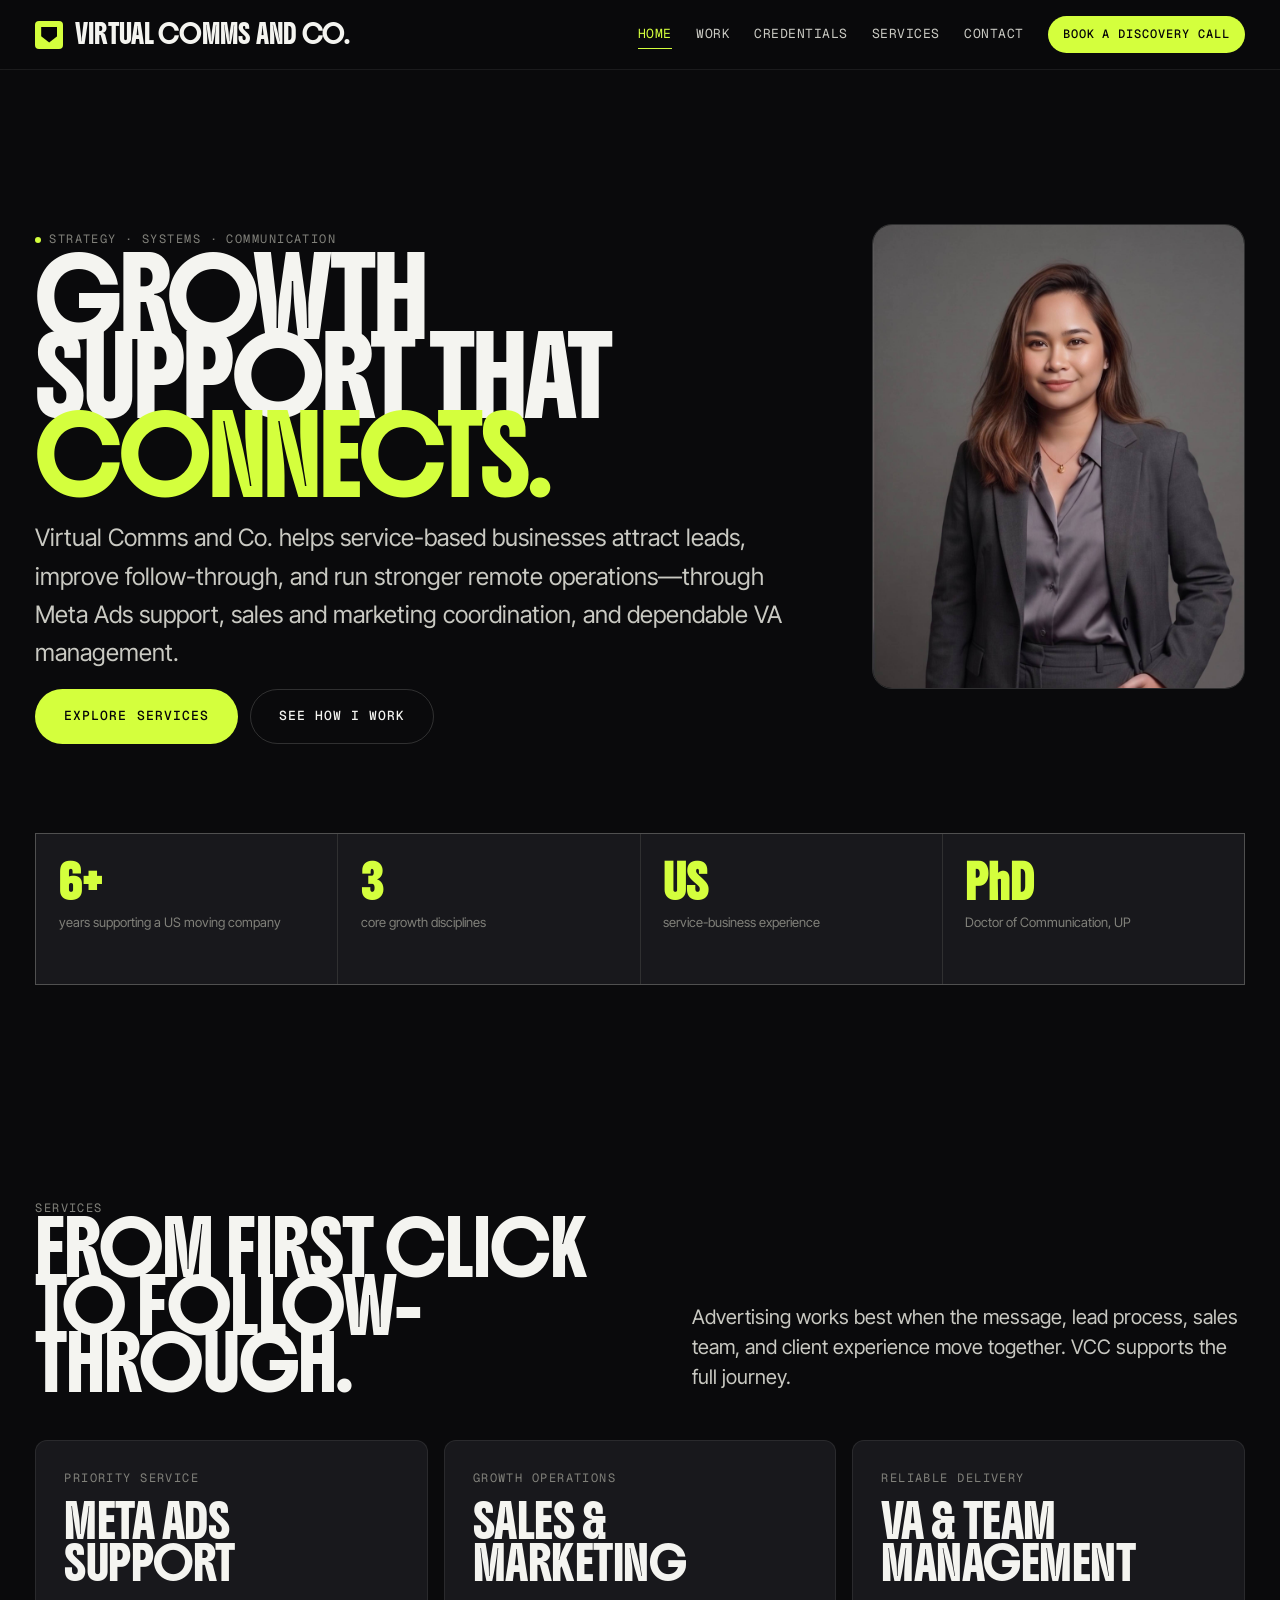
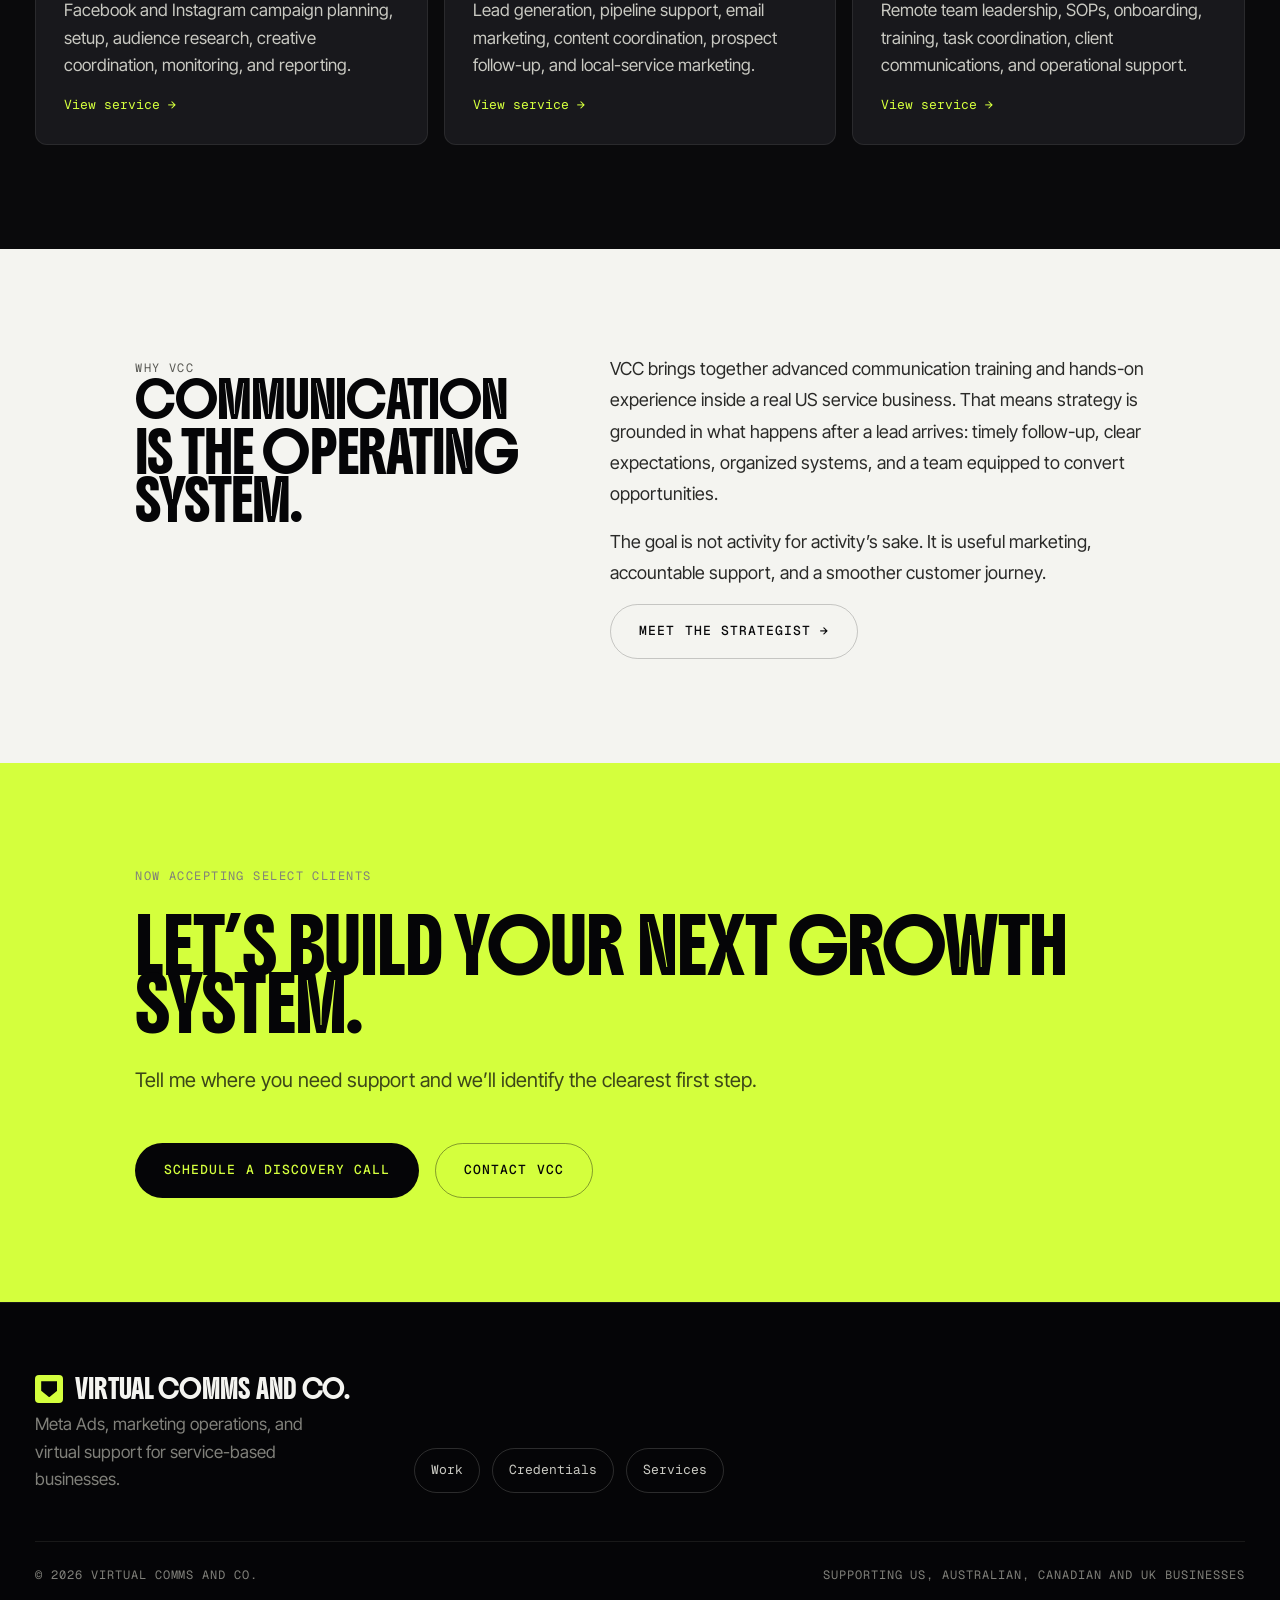
<file: index.html>
<!doctype html><html lang="en"><head>
<meta charset="utf-8"><meta name="viewport" content="width=device-width,initial-scale=1">
<title>Virtual Comms and Co. | Meta Ads, Marketing & VA Support</title>
<meta name="description" content="Virtual Comms and Co. helps service businesses grow through Meta Ads support, sales and marketing operations, lead generation, and reliable virtual assistance.">
<link rel="preconnect" href="https://fonts.googleapis.com"><link rel="preconnect" href="https://fonts.gstatic.com" crossorigin>
<link rel="stylesheet" href="https://fonts.googleapis.com/css2?family=Boldonse&family=Inter+Tight:wght@400;500;600;700&family=Geist+Mono:wght@400;500&display=swap">
<link rel="stylesheet" href="assets/css/styles.css?v=18"></head><body>
<a class="skip-link" href="#main">Skip to content</a>
<header class="site-header"><div class="container container--wide"><nav class="nav" aria-label="Primary">
<a class="brand" href="index.html"><span class="brand-mark" aria-hidden="true"></span> Virtual Comms and Co.</a>
<div class="nav-links"><a href="index.html" aria-current="page">Home</a><a href="work.html">Work</a><a href="studio.html">Credentials</a><a href="services.html">Services</a><a href="contact.html">Contact</a></div>
<div class="nav-cta-row"><a href="services.html#inquiry" class="btn btn--primary btn--sm">Book a discovery call</a><button class="nav-toggle" aria-label="Open menu" aria-expanded="false" aria-controls="mobile-drawer"><span aria-hidden="true"></span></button></div>
</nav></div></header>
<div class="mobile-drawer" id="mobile-drawer" aria-hidden="true"><button class="drawer-close" aria-label="Close menu">Close</button><a href="index.html">Home</a><a href="work.html">Work</a><a href="studio.html">Credentials</a><a href="services.html">Services</a><a href="contact.html">Contact</a></div>
<main id="main">
<section class="vcc-hero home-hero"><div class="container container--wide"><div class="vcc-hero-grid">
<div><span class="eyebrow"><span class="dot"></span>Strategy · systems · communication</span><h1 class="vcc-title">Growth support that <span class="lime">connects.</span></h1><p class="vcc-lead">Virtual Comms and Co. helps service-based businesses attract leads, improve follow-through, and run stronger remote operations—through Meta Ads support, sales and marketing coordination, and dependable VA management.</p><div class="hero-cta-row"><a class="btn btn--primary btn--lg" href="services.html">Explore services</a><a class="btn btn--ghost btn--lg" href="work.html">See how I work</a></div></div>
<aside class="vcc-visual"><img class="vcc-hero-photo" src="assets/img/work-still-1.jpg" alt="Professional portrait of Marianne Cabral in a charcoal suit"><div class="vcc-proof" aria-label="Experience highlights"><div><strong>6+</strong><span>years supporting a US moving company</span></div><div><strong>3</strong><span>core growth disciplines</span></div><div><strong>US</strong><span>service-business experience</span></div><div><strong>PhD</strong><span>Doctor of Communication, UP</span></div></div></aside>
</div></div></section>
<section><div class="container container--wide"><div class="section-head"><div><span class="eyebrow">Services</span><h2>From first click<br>to follow-through.</h2></div><p class="lede">Advertising works best when the message, lead process, sales team, and client experience move together. VCC supports the full journey.</p></div>
<div class="vcc-card-grid">
<a class="vcc-card reveal" href="services.html#meta"><span class="label">Priority service</span><h3>Meta Ads Support</h3><p>Facebook and Instagram campaign planning, setup, audience research, creative coordination, monitoring, and reporting.</p><span class="card-link">View service →</span></a>
<a class="vcc-card reveal" href="services.html#marketing"><span class="label">Growth operations</span><h3>Sales & Marketing</h3><p>Lead generation, pipeline support, email marketing, content coordination, prospect follow-up, and local-service marketing.</p><span class="card-link">View service →</span></a>
<a class="vcc-card reveal" href="services.html#va"><span class="label">Reliable delivery</span><h3>VA & Team Management</h3><p>Remote team leadership, SOPs, onboarding, training, task coordination, client communications, and operational support.</p><span class="card-link">View service →</span></a>
</div></div></section>
<section class="tile-section"><div class="container container--narrow"><div class="chapter-grid"><div><span class="label">Why VCC</span><h2 class="communication-heading"><span class="keep-word">Communication</span><span class="heading-line">is the operating system.</span></h2></div><div class="chapter-body"><p>VCC brings together advanced communication training and hands-on experience inside a real US service business. That means strategy is grounded in what happens after a lead arrives: timely follow-up, clear expectations, organized systems, and a team equipped to convert opportunities.</p><p>The goal is not activity for activity’s sake. It is useful marketing, accountable support, and a smoother customer journey.</p><a class="btn btn--ghost-on-tile btn--lg" href="studio.html">Meet the strategist →</a></div></div></div></section>
<section class="closing-cta"><div class="container container--narrow"><span class="label">Now accepting select clients</span><h2>Let’s build your next growth system.</h2><p class="lede">Tell me where you need support and we’ll identify the clearest first step.</p><div class="cta-row"><a class="btn btn--dark btn--lg" href="services.html#inquiry">Schedule a discovery call</a><a class="btn btn--ghost btn--lg" href="contact.html">Contact VCC</a></div></div></section>
</main>
<footer class="site-footer"><div class="container container--wide"><div class="footer-top"><div><span class="brand"><span class="brand-mark"></span> Virtual Comms and Co.</span><p class="vcc-footer-note">Meta Ads, marketing operations, and virtual support for service-based businesses.</p></div><div class="tool-cloud"><a class="tool-chip" href="work.html">Work</a><a class="tool-chip" href="studio.html">Credentials</a><a class="tool-chip" href="services.html">Services</a></div></div><div class="footer-bottom"><span>© 2026 Virtual Comms and Co.</span><span>Supporting US, Australian, Canadian and UK businesses</span></div></div></footer>
<script src="assets/js/site.js?v=4" defer></script></body></html>
</file>
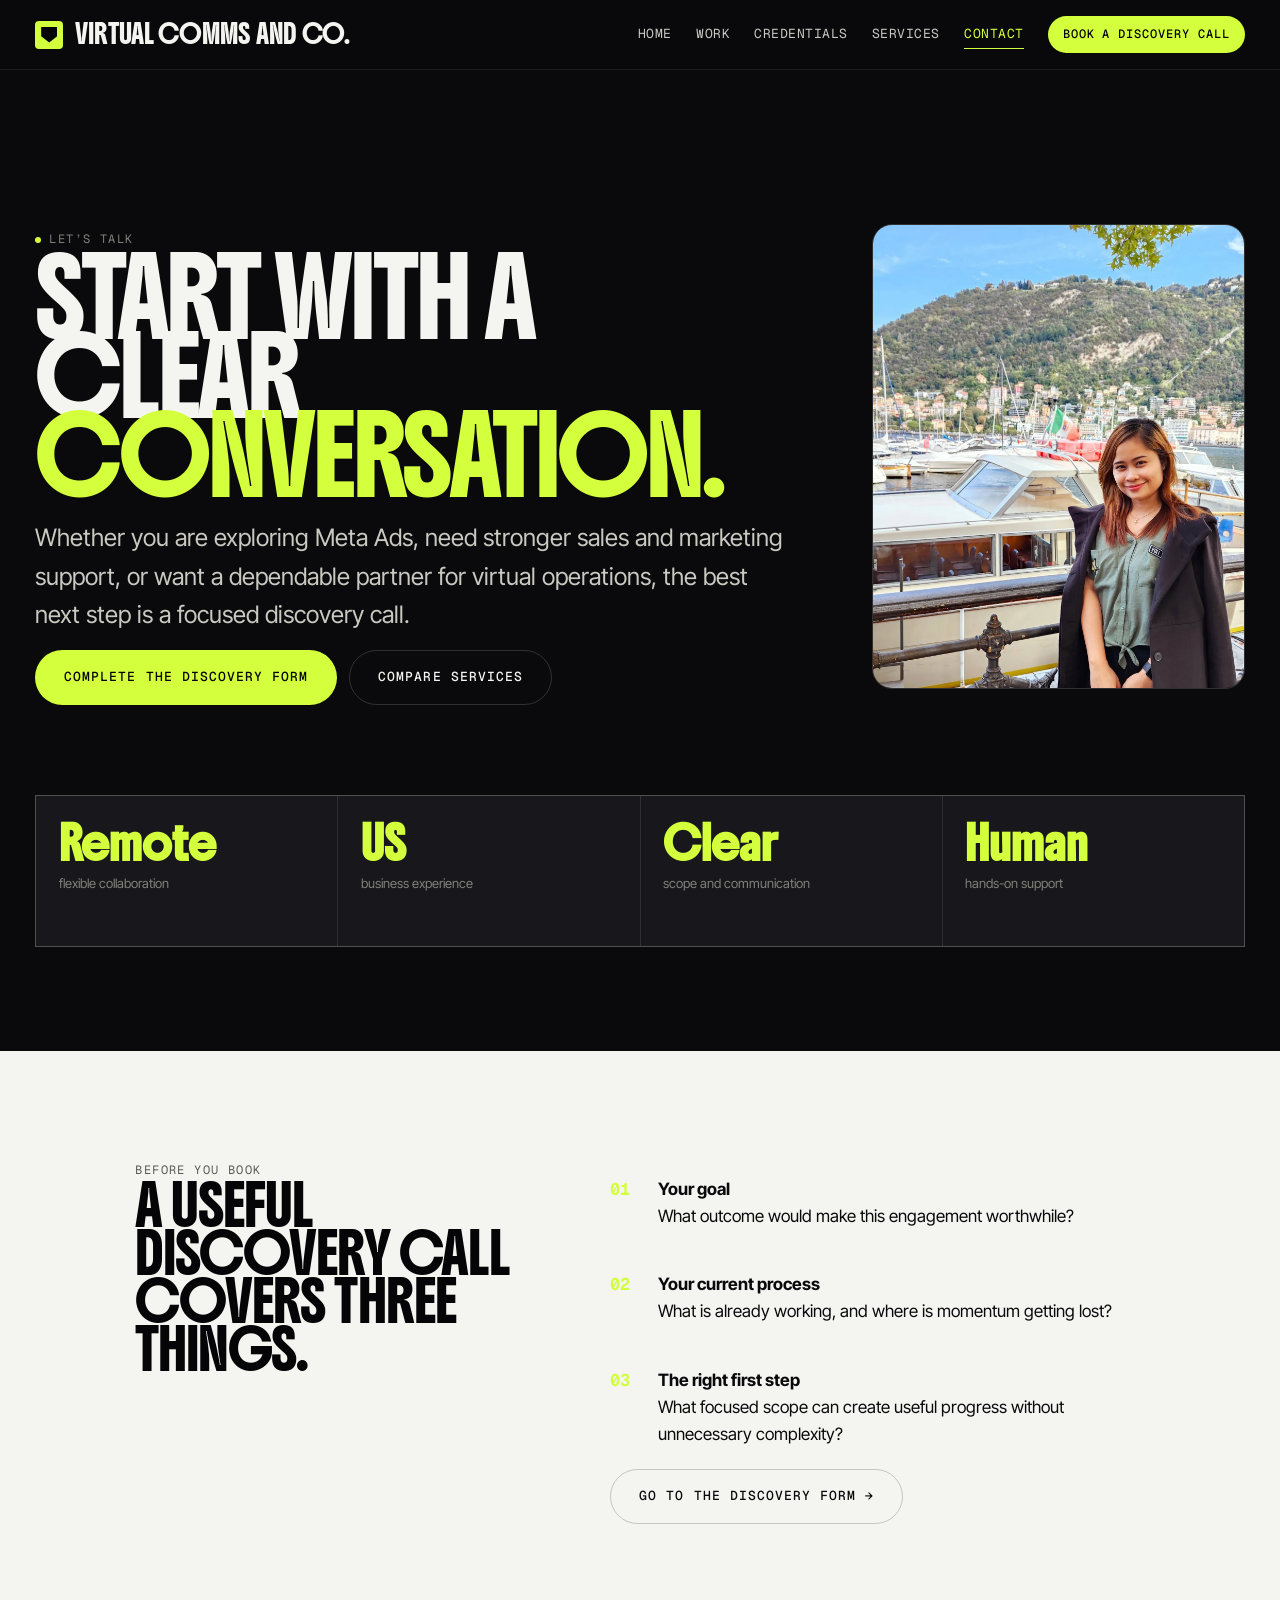
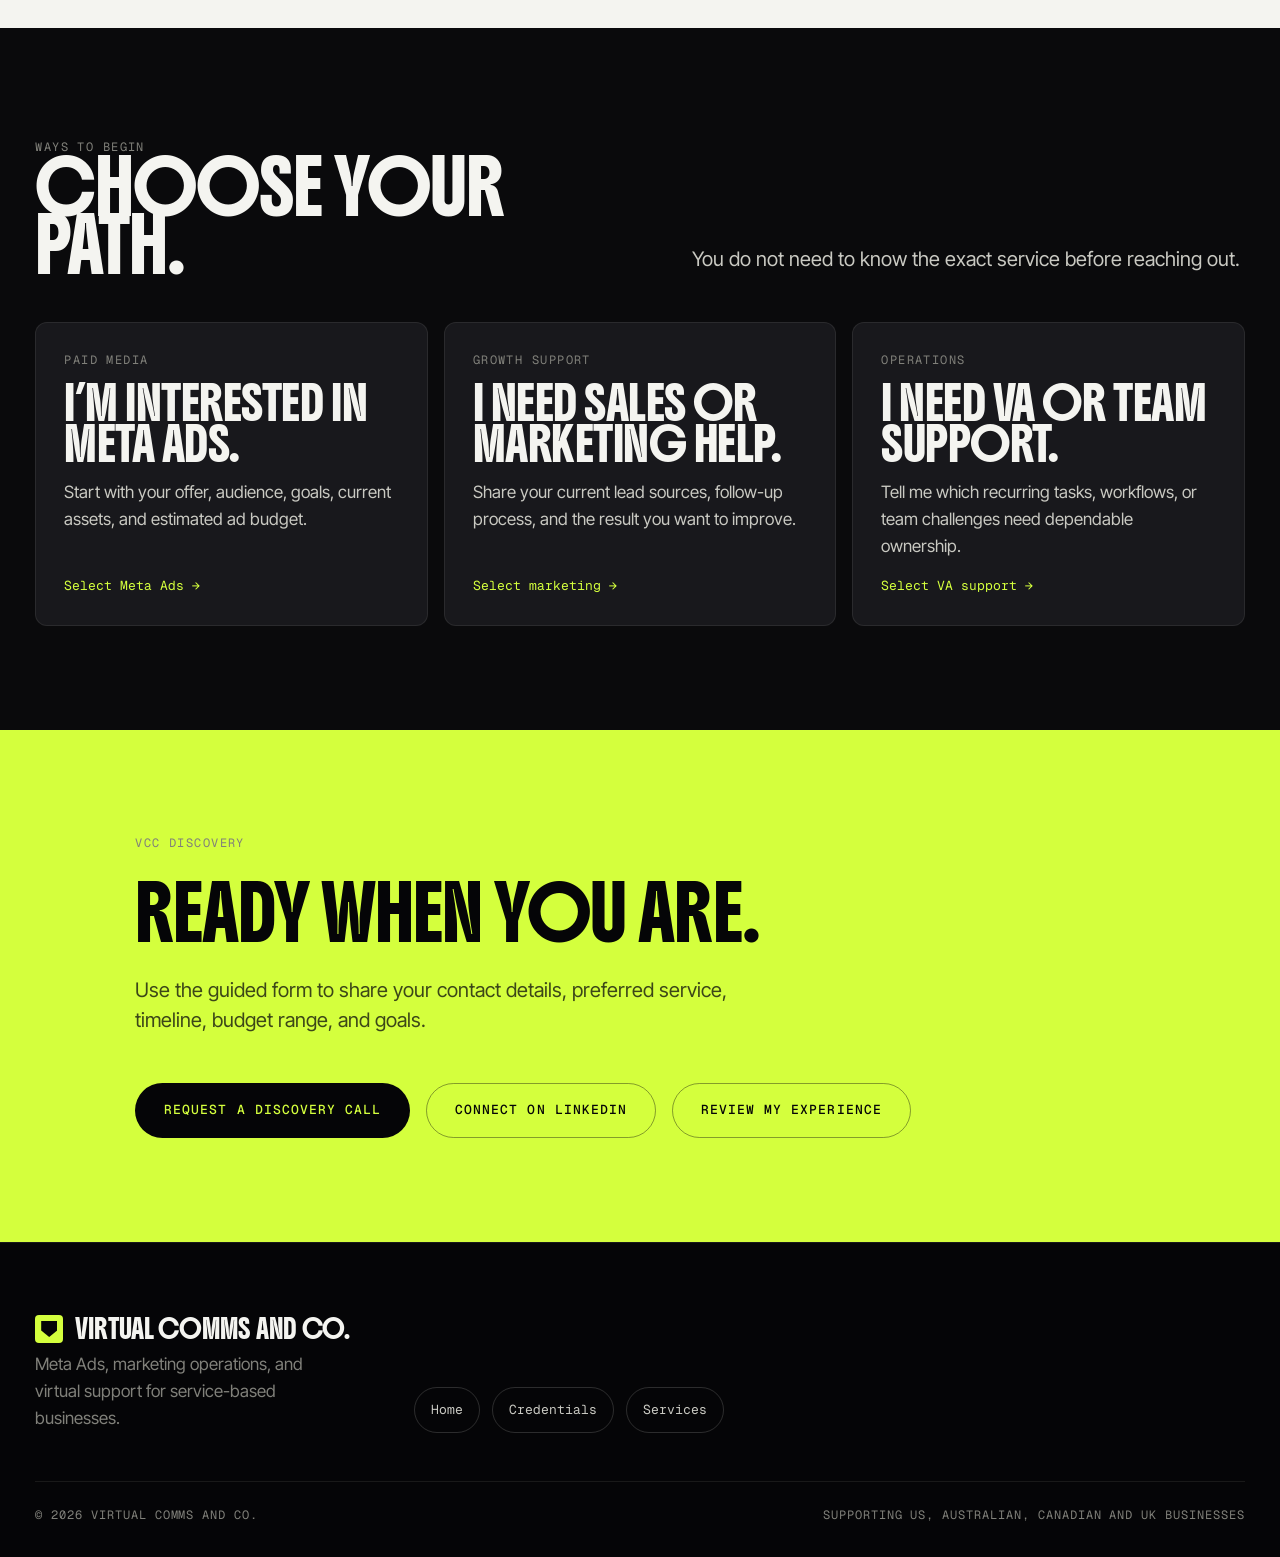
<file: contact.html>
<!doctype html><html lang="en"><head><meta charset="utf-8"><meta name="viewport" content="width=device-width,initial-scale=1"><title>Contact | Virtual Comms and Co.</title><meta name="description" content="Contact Virtual Comms and Co. to discuss Meta Ads, sales and marketing, or VA support."><link rel="preconnect" href="https://fonts.googleapis.com"><link rel="preconnect" href="https://fonts.gstatic.com" crossorigin><link rel="stylesheet" href="https://fonts.googleapis.com/css2?family=Boldonse&family=Inter+Tight:wght@400;500;600;700&family=Geist+Mono:wght@400;500&display=swap"><link rel="stylesheet" href="assets/css/styles.css?v=18"></head><body>
<a class="skip-link" href="#main">Skip to content</a><header class="site-header"><div class="container container--wide"><nav class="nav" aria-label="Primary"><a class="brand" href="index.html"><span class="brand-mark"></span> Virtual Comms and Co.</a><div class="nav-links"><a href="index.html">Home</a><a href="work.html">Work</a><a href="studio.html">Credentials</a><a href="services.html">Services</a><a href="contact.html" aria-current="page">Contact</a></div><div class="nav-cta-row"><a href="services.html#inquiry" class="btn btn--primary btn--sm">Book a discovery call</a><button class="nav-toggle" aria-label="Open menu" aria-expanded="false" aria-controls="mobile-drawer"><span></span></button></div></nav></div></header>
<div class="mobile-drawer" id="mobile-drawer" aria-hidden="true"><button class="drawer-close" aria-label="Close menu">Close</button><a href="index.html">Home</a><a href="work.html">Work</a><a href="studio.html">Credentials</a><a href="services.html">Services</a><a href="contact.html">Contact</a></div>
<main id="main"><section class="vcc-hero aligned-hero"><div class="container container--wide"><div class="vcc-hero-grid"><div><span class="eyebrow"><span class="dot"></span>Let’s talk</span><h1 class="vcc-title">Start with a clear <span class="lime">conversation.</span></h1><p class="vcc-lead">Whether you are exploring Meta Ads, need stronger sales and marketing support, or want a dependable partner for virtual operations, the best next step is a focused discovery call.</p><div class="hero-cta-row"><a class="btn btn--primary btn--lg" href="services.html#inquiry">Complete the discovery form</a><a class="btn btn--ghost btn--lg" href="services.html">Compare services</a></div></div><aside class="vcc-visual"><img class="vcc-hero-photo" src="assets/img/contact-lakeside.jpg" alt="Marianne Cabral by the lakeside in Italy"><div class="vcc-proof"><div><strong>Remote</strong><span>flexible collaboration</span></div><div><strong>US</strong><span>business experience</span></div><div><strong>Clear</strong><span>scope and communication</span></div><div><strong>Human</strong><span>hands-on support</span></div></div></aside></div></div></section>
<section class="tile-section"><div class="container container--narrow"><div class="chapter-grid"><div><span class="label">Before you book</span><h2>A useful discovery call covers three things.</h2></div><div class="chapter-body"><ol class="vcc-list"><li><b>01</b><span><strong>Your goal</strong><br>What outcome would make this engagement worthwhile?</span></li><li><b>02</b><span><strong>Your current process</strong><br>What is already working, and where is momentum getting lost?</span></li><li><b>03</b><span><strong>The right first step</strong><br>What focused scope can create useful progress without unnecessary complexity?</span></li></ol><a class="btn btn--ghost-on-tile btn--lg" href="services.html#inquiry">Go to the discovery form →</a></div></div></div></section>
<section><div class="container container--wide"><div class="section-head"><div><span class="eyebrow">Ways to begin</span><h2>Choose your path.</h2></div><p class="lede">You do not need to know the exact service before reaching out.</p></div><div class="vcc-card-grid"><a class="vcc-card" href="services.html#meta"><span class="label">Paid media</span><h3>I’m interested in Meta Ads.</h3><p>Start with your offer, audience, goals, current assets, and estimated ad budget.</p><span class="card-link">Select Meta Ads →</span></a><a class="vcc-card" href="services.html#marketing"><span class="label">Growth support</span><h3>I need sales or marketing help.</h3><p>Share your current lead sources, follow-up process, and the result you want to improve.</p><span class="card-link">Select marketing →</span></a><a class="vcc-card" href="services.html#va"><span class="label">Operations</span><h3>I need VA or team support.</h3><p>Tell me which recurring tasks, workflows, or team challenges need dependable ownership.</p><span class="card-link">Select VA support →</span></a></div></div></section>
<section class="closing-cta"><div class="container container--narrow"><span class="label">VCC discovery</span><h2>Ready when you are.</h2><p class="lede">Use the guided form to share your contact details, preferred service, timeline, budget range, and goals.</p><div class="cta-row"><a class="btn btn--dark btn--lg" href="services.html#inquiry">Request a discovery call</a><a class="btn btn--ghost btn--lg" href="https://www.linkedin.com/in/marianne-cabral-2b98281b7/" target="_blank" rel="noopener noreferrer" aria-label="Connect with Marianne Cabral on LinkedIn (opens in a new tab)">Connect on LinkedIn</a><a class="btn btn--ghost btn--lg" href="work.html">Review my experience</a></div></div></section></main>
<footer class="site-footer"><div class="container container--wide"><div class="footer-top"><div><span class="brand"><span class="brand-mark"></span> Virtual Comms and Co.</span><p class="vcc-footer-note">Meta Ads, marketing operations, and virtual support for service-based businesses.</p></div><div class="tool-cloud"><a class="tool-chip" href="index.html">Home</a><a class="tool-chip" href="studio.html">Credentials</a><a class="tool-chip" href="services.html">Services</a></div></div><div class="footer-bottom"><span>© 2026 Virtual Comms and Co.</span><span>Supporting US, Australian, Canadian and UK businesses</span></div></div></footer><script src="assets/js/site.js?v=4" defer></script></body></html>
</file>
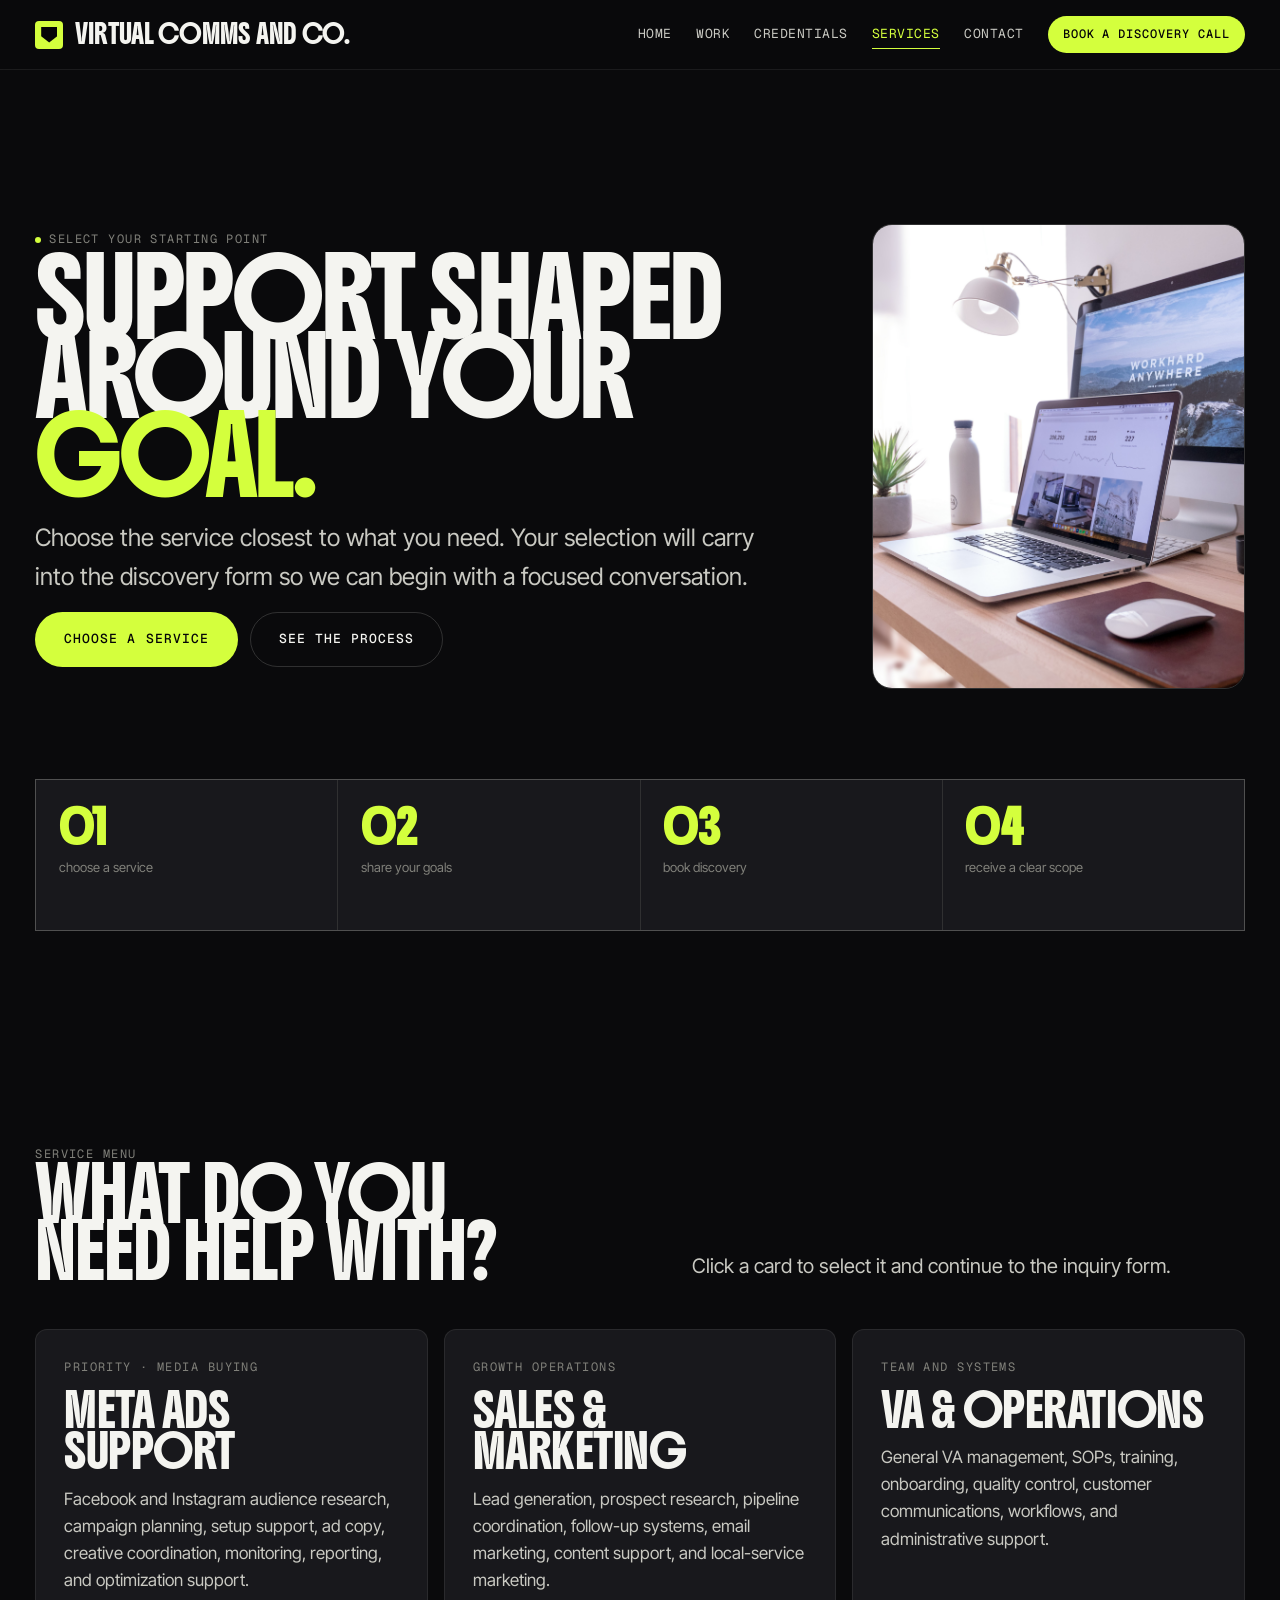
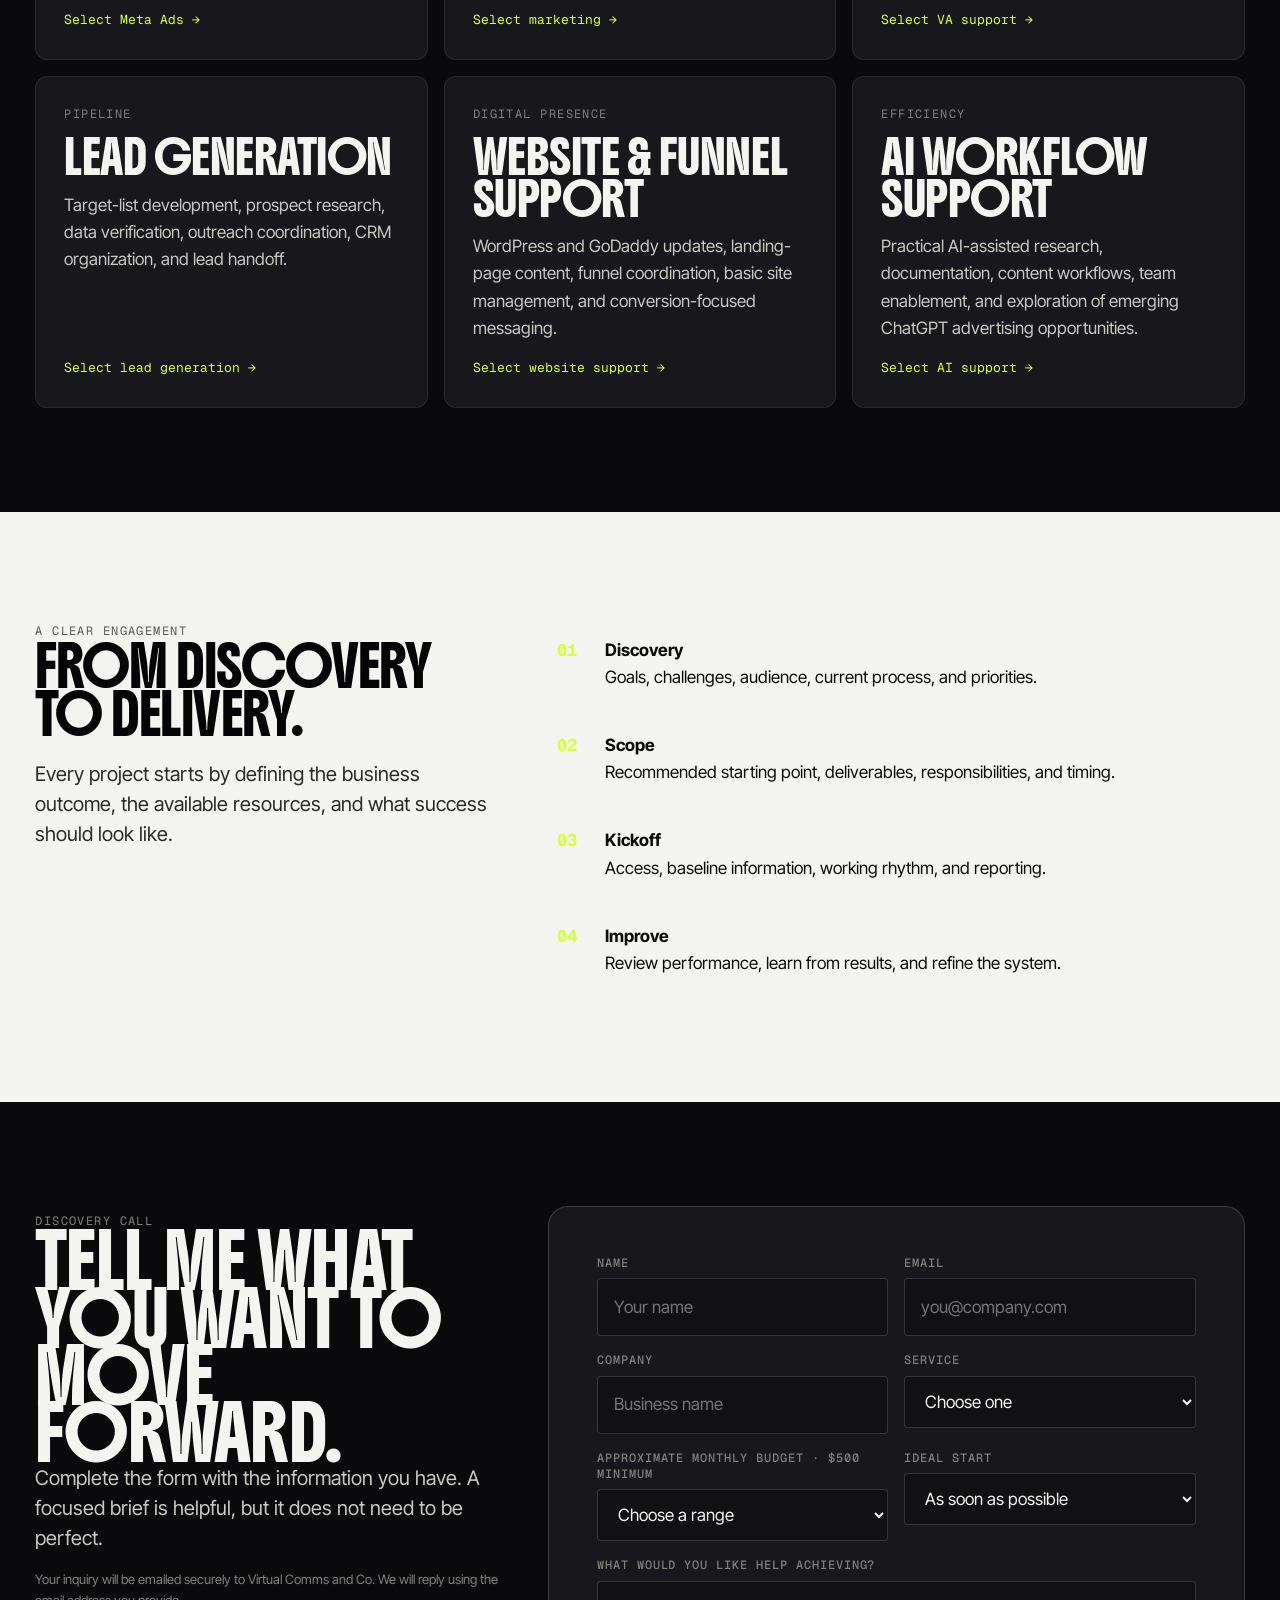
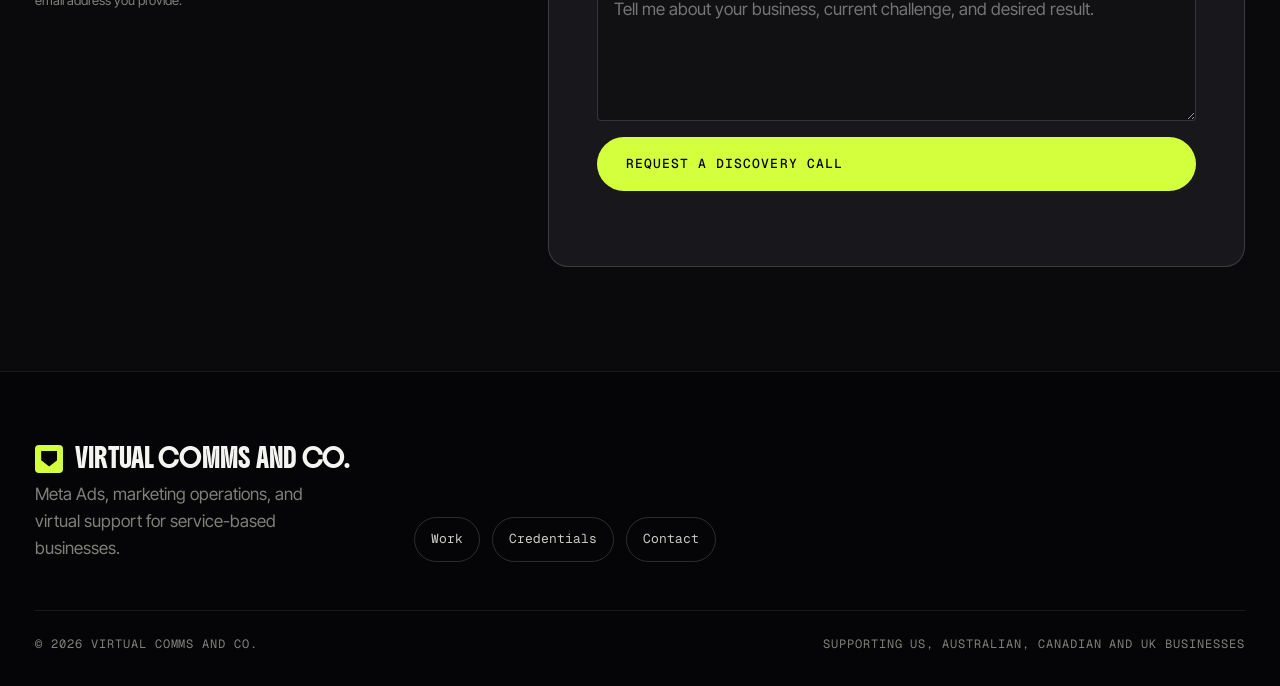
<file: services.html>
<!doctype html><html lang="en"><head><meta charset="utf-8"><meta name="viewport" content="width=device-width,initial-scale=1"><title>Services & Discovery Call | Virtual Comms and Co.</title><meta name="description" content="Choose Meta Ads, sales and marketing, or VA operations support and request a discovery call with Virtual Comms and Co."><link rel="preconnect" href="https://fonts.googleapis.com"><link rel="preconnect" href="https://fonts.gstatic.com" crossorigin><link rel="stylesheet" href="https://fonts.googleapis.com/css2?family=Boldonse&family=Inter+Tight:wght@400;500;600;700&family=Geist+Mono:wght@400;500&display=swap"><link rel="stylesheet" href="assets/css/styles.css?v=18"></head><body>
<a class="skip-link" href="#main">Skip to content</a><header class="site-header"><div class="container container--wide"><nav class="nav" aria-label="Primary"><a class="brand" href="index.html"><span class="brand-mark"></span> Virtual Comms and Co.</a><div class="nav-links"><a href="index.html">Home</a><a href="work.html">Work</a><a href="studio.html">Credentials</a><a href="services.html" aria-current="page">Services</a><a href="contact.html">Contact</a></div><div class="nav-cta-row"><a href="#inquiry" class="btn btn--primary btn--sm">Book a discovery call</a><button class="nav-toggle" aria-label="Open menu" aria-expanded="false" aria-controls="mobile-drawer"><span></span></button></div></nav></div></header>
<div class="mobile-drawer" id="mobile-drawer" aria-hidden="true"><button class="drawer-close" aria-label="Close menu">Close</button><a href="index.html">Home</a><a href="work.html">Work</a><a href="studio.html">Credentials</a><a href="services.html">Services</a><a href="contact.html">Contact</a></div>
<main id="main"><section class="vcc-hero aligned-hero"><div class="container container--wide"><div class="vcc-hero-grid"><div><span class="eyebrow"><span class="dot"></span>Select your starting point</span><h1 class="vcc-title">Support shaped around your <span class="lime">goal.</span></h1><p class="vcc-lead">Choose the service closest to what you need. Your selection will carry into the discovery form so we can begin with a focused conversation.</p><div class="hero-cta-row"><a class="btn btn--primary btn--lg" href="#choose">Choose a service</a><a class="btn btn--ghost btn--lg" href="#process">See the process</a></div></div><aside class="vcc-visual"><img class="vcc-hero-photo" src="assets/img/work-atrium.jpg" alt="Organized digital marketing workspace"><div class="vcc-proof"><div><strong>01</strong><span>choose a service</span></div><div><strong>02</strong><span>share your goals</span></div><div><strong>03</strong><span>book discovery</span></div><div><strong>04</strong><span>receive a clear scope</span></div></div></aside></div></div></section>
<section id="choose"><div class="container container--wide"><div class="section-head"><div><span class="eyebrow">Service menu</span><h2>What do you<br>need help with?</h2></div><p class="lede">Click a card to select it and continue to the inquiry form.</p></div><div class="vcc-card-grid">
<label class="vcc-card service-choice" id="meta" data-service-choice="Meta Ads Support"><input type="radio" name="service-card" value="Meta Ads Support"><span class="label">Priority · Media buying</span><h3>Meta Ads Support</h3><p>Facebook and Instagram audience research, campaign planning, setup support, ad copy, creative coordination, monitoring, reporting, and optimization support.</p><span class="card-link">Select Meta Ads →</span></label>
<label class="vcc-card service-choice" id="marketing" data-service-choice="Sales and Marketing Support"><input type="radio" name="service-card" value="Sales and Marketing Support"><span class="label">Growth operations</span><h3>Sales & Marketing</h3><p>Lead generation, prospect research, pipeline coordination, follow-up systems, email marketing, content support, and local-service marketing.</p><span class="card-link">Select marketing →</span></label>
<label class="vcc-card service-choice" id="va" data-service-choice="VA and Operations Management"><input type="radio" name="service-card" value="VA and Operations Management"><span class="label">Team and systems</span><h3>VA & Operations</h3><p>General VA management, SOPs, training, onboarding, quality control, customer communications, workflows, and administrative support.</p><span class="card-link">Select VA support →</span></label>
<label class="vcc-card service-choice" data-service-choice="Lead Generation"><input type="radio" name="service-card" value="Lead Generation"><span class="label">Pipeline</span><h3>Lead Generation</h3><p>Target-list development, prospect research, data verification, outreach coordination, CRM organization, and lead handoff.</p><span class="card-link">Select lead generation →</span></label>
<label class="vcc-card service-choice" data-service-choice="Website and Funnel Support"><input type="radio" name="service-card" value="Website and Funnel Support"><span class="label">Digital presence</span><h3>Website & Funnel Support</h3><p>WordPress and GoDaddy updates, landing-page content, funnel coordination, basic site management, and conversion-focused messaging.</p><span class="card-link">Select website support →</span></label>
<label class="vcc-card service-choice" data-service-choice="AI Workflow Support"><input type="radio" name="service-card" value="AI Workflow Support"><span class="label">Efficiency</span><h3>AI Workflow Support</h3><p>Practical AI-assisted research, documentation, content workflows, team enablement, and exploration of emerging ChatGPT advertising opportunities.</p><span class="card-link">Select AI support →</span></label>
</div></div></section>
<section id="process" class="tile-section"><div class="container container--wide"><div class="vcc-split"><div><span class="label">A clear engagement</span><h2>From discovery to delivery.</h2><p class="lede">Every project starts by defining the business outcome, the available resources, and what success should look like.</p></div><ul class="vcc-list"><li><b>01</b><span><strong>Discovery</strong><br>Goals, challenges, audience, current process, and priorities.</span></li><li><b>02</b><span><strong>Scope</strong><br>Recommended starting point, deliverables, responsibilities, and timing.</span></li><li><b>03</b><span><strong>Kickoff</strong><br>Access, baseline information, working rhythm, and reporting.</span></li><li><b>04</b><span><strong>Improve</strong><br>Review performance, learn from results, and refine the system.</span></li></ul></div></div></section>
<section id="inquiry"><div class="container container--wide"><div class="inquiry-wrap"><div><span class="eyebrow">Discovery call</span><h2>Tell me what you want to move forward.</h2><p class="lede">Complete the form with the information you have. A focused brief is helpful, but it does not need to be perfect.</p><p class="form-note">Your inquiry will be emailed securely to Virtual Comms and Co. We will reply using the email address you provide.</p></div><form class="vcc-form" data-vcc-form action="https://api.web3forms.com/submit" method="POST"><input type="hidden" name="access_key" value="5d551a34-c3e3-49aa-b46d-d84607378e63"><input type="hidden" name="subject" value="New Virtual Comms and Co. discovery inquiry"><input type="hidden" name="from_name" value="Virtual Comms and Co. Website"><input type="hidden" name="redirect" value="https://web3forms.com/success"><input type="checkbox" name="botcheck" tabindex="-1" autocomplete="off" aria-hidden="true" style="display:none"><div class="form-grid">
<div class="field"><label for="f-name">Name</label><input id="f-name" name="name" required autocomplete="name" placeholder="Your name"></div><div class="field"><label for="f-email">Email</label><input id="f-email" name="email" type="email" required autocomplete="email" placeholder="you@company.com"></div>
<div class="field"><label for="f-company">Company</label><input id="f-company" name="company" autocomplete="organization" placeholder="Business name"></div><div class="field"><label for="f-service">Service</label><select id="f-service" name="service" required><option value="">Choose one</option><option>Meta Ads Support</option><option>Sales and Marketing Support</option><option>VA and Operations Management</option><option>Lead Generation</option><option>Website and Funnel Support</option><option>AI Workflow Support</option><option>Not sure yet</option></select></div>
<div class="field"><label for="f-budget">Approximate monthly budget · $500 minimum</label><select id="f-budget" name="budget" required><option value="">Choose a range</option><option>$500–$1,500</option><option>$1,500–$3,000</option><option>$3,000–$4,500</option><option>$4,500–$6,000</option><option>$6,000 and up</option></select></div><div class="field"><label for="f-timeline">Ideal start</label><select id="f-timeline" name="timeline"><option>As soon as possible</option><option>Within 30 days</option><option>Within 1–3 months</option><option>Just exploring</option></select></div>
<div class="field field--full"><label for="f-goal">What would you like help achieving?</label><textarea id="f-goal" name="goal" required placeholder="Tell me about your business, current challenge, and desired result."></textarea></div><div class="field field--full"><button class="btn btn--primary btn--lg" type="submit">Request a discovery call</button><p class="form-status" role="status" aria-live="polite"></p></div>
</div></form></div></div></section></main>
<footer class="site-footer"><div class="container container--wide"><div class="footer-top"><div><span class="brand"><span class="brand-mark"></span> Virtual Comms and Co.</span><p class="vcc-footer-note">Meta Ads, marketing operations, and virtual support for service-based businesses.</p></div><div class="tool-cloud"><a class="tool-chip" href="work.html">Work</a><a class="tool-chip" href="studio.html">Credentials</a><a class="tool-chip" href="contact.html">Contact</a></div></div><div class="footer-bottom"><span>© 2026 Virtual Comms and Co.</span><span>Supporting US, Australian, Canadian and UK businesses</span></div></div></footer><script src="assets/js/site.js?v=4" defer></script></body></html>
</file>
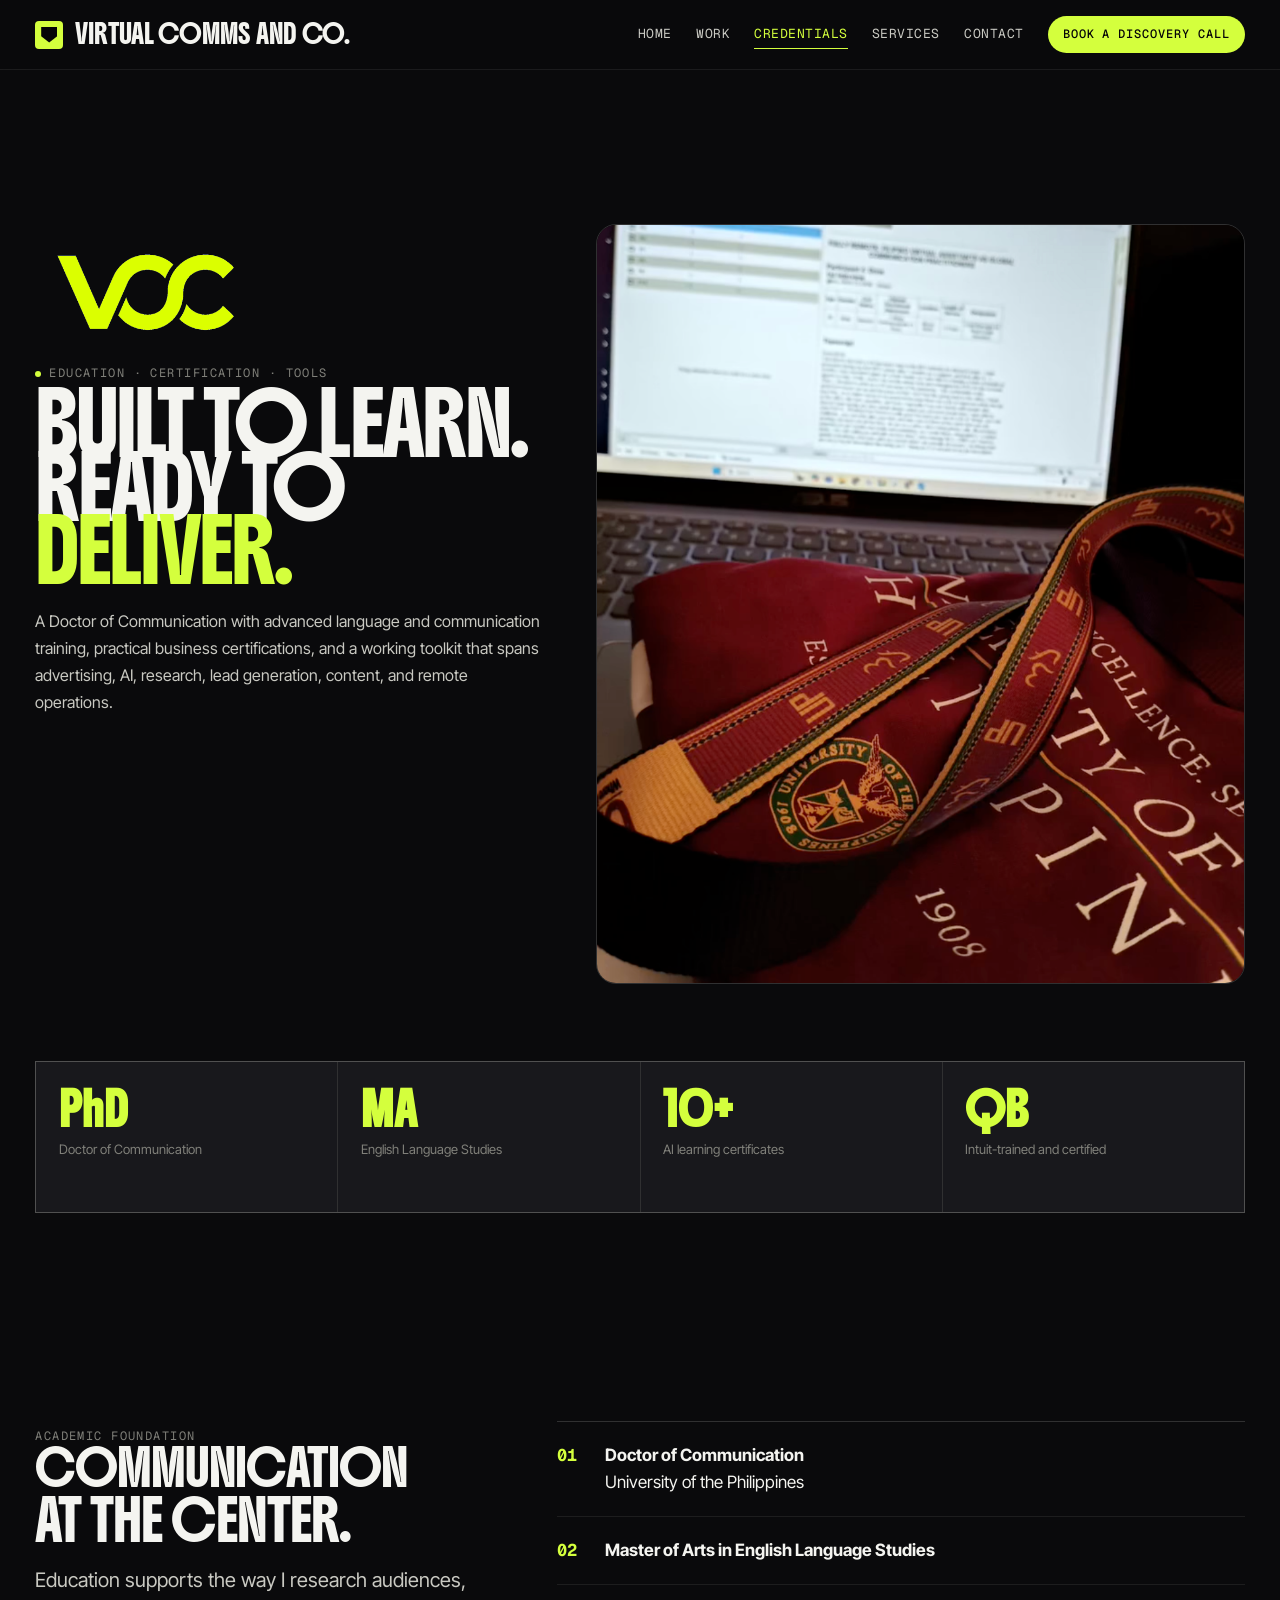
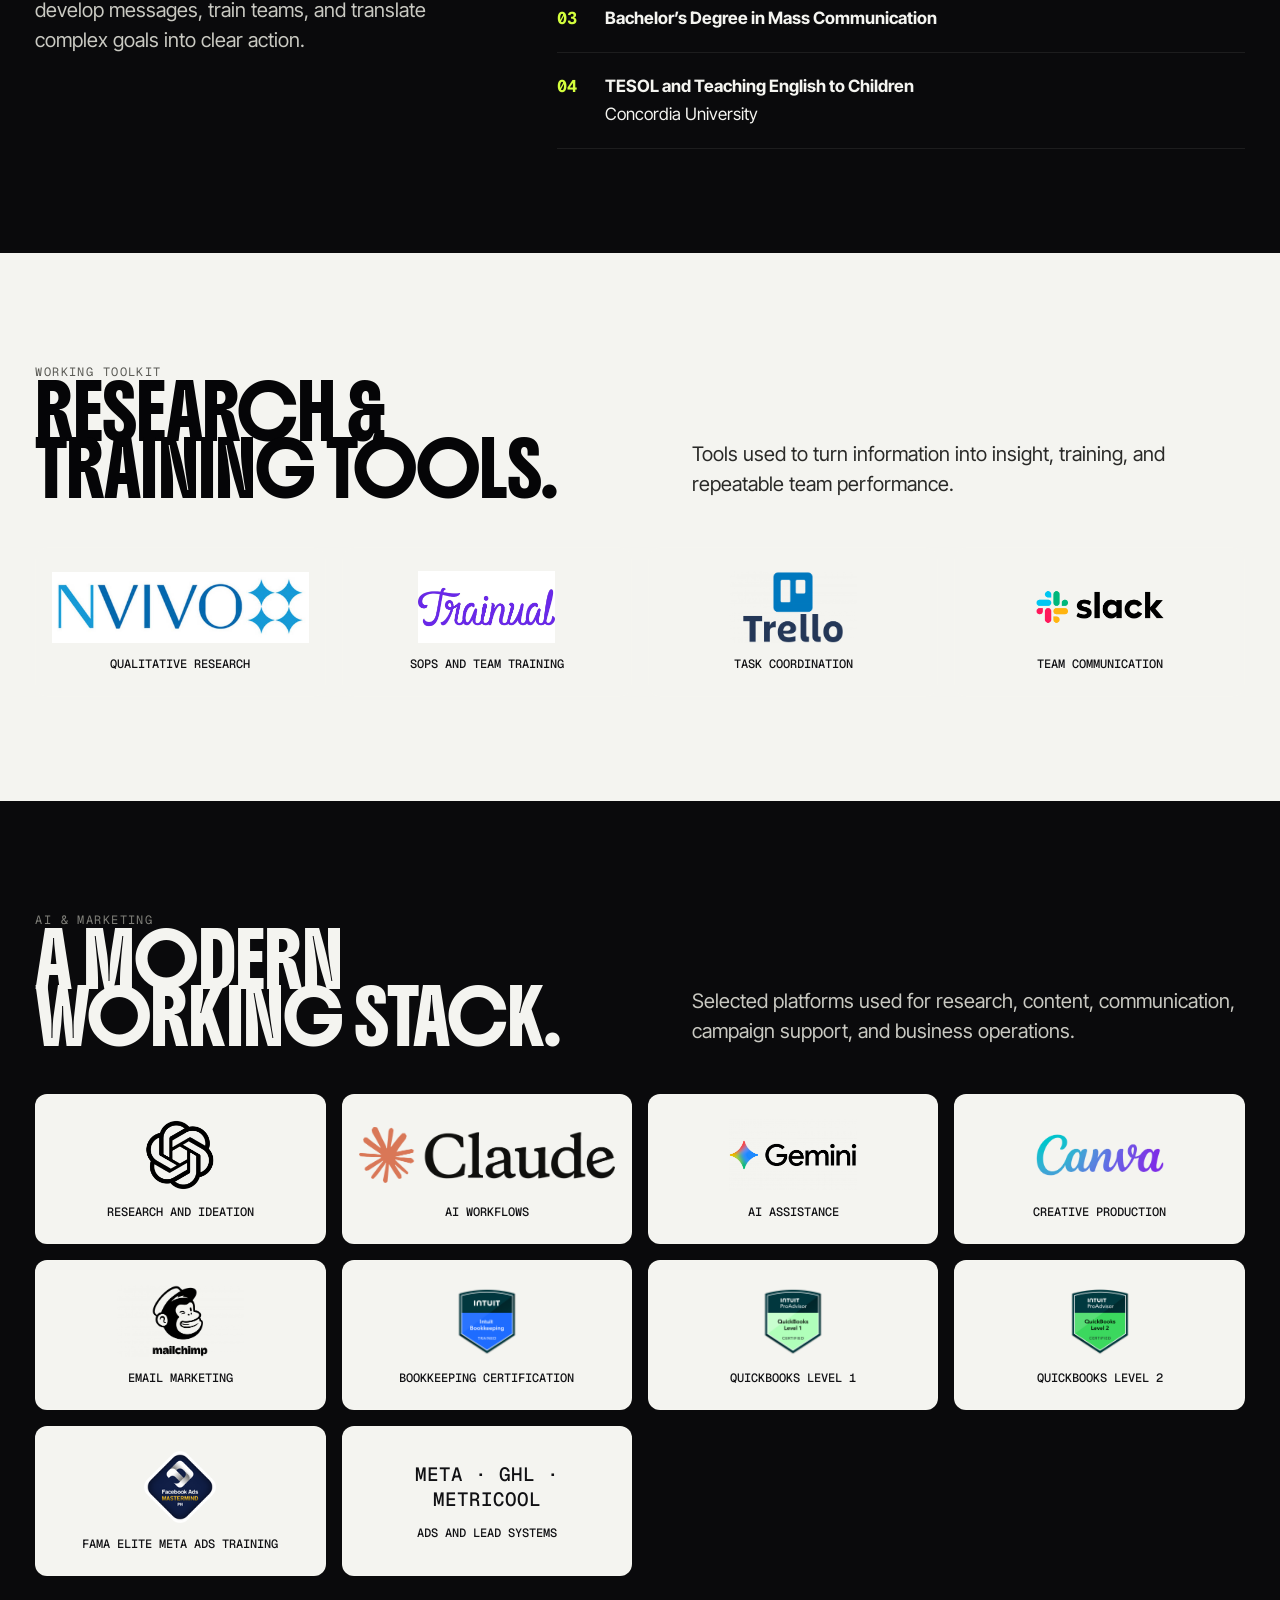
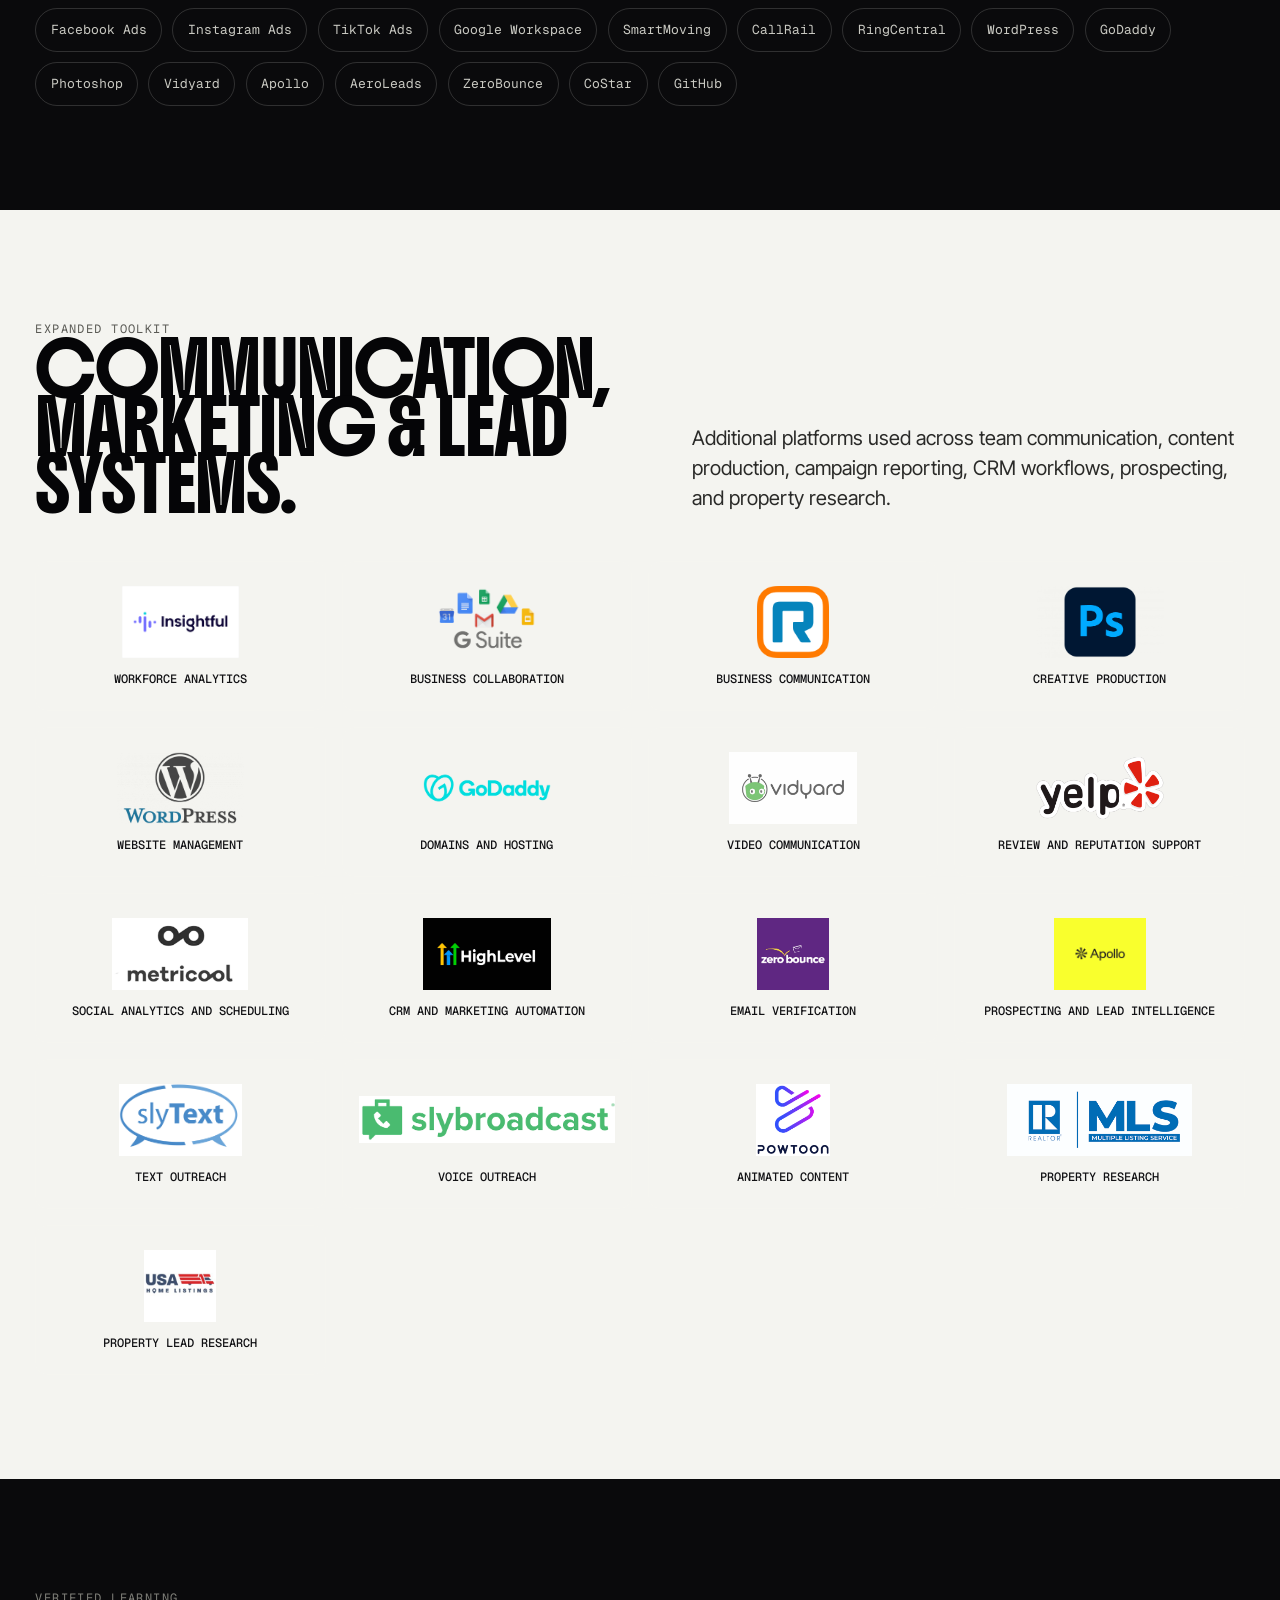
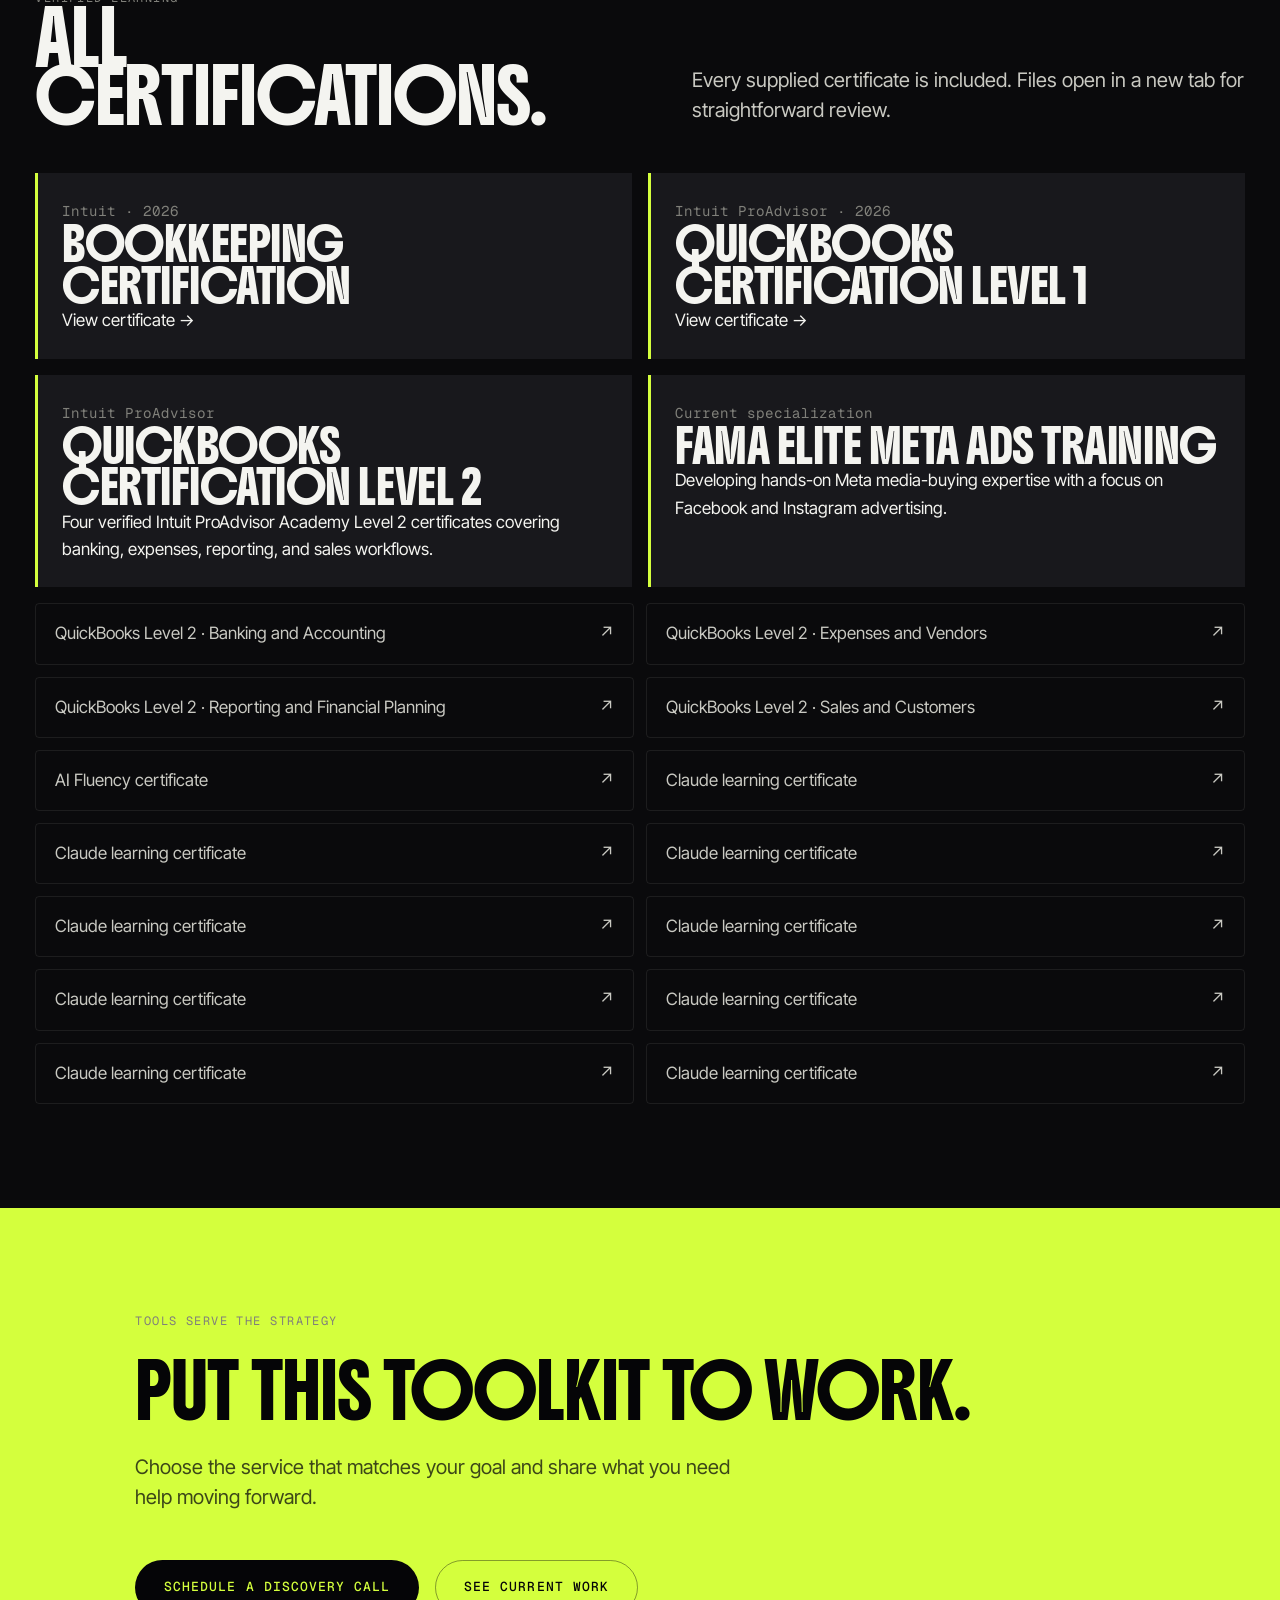
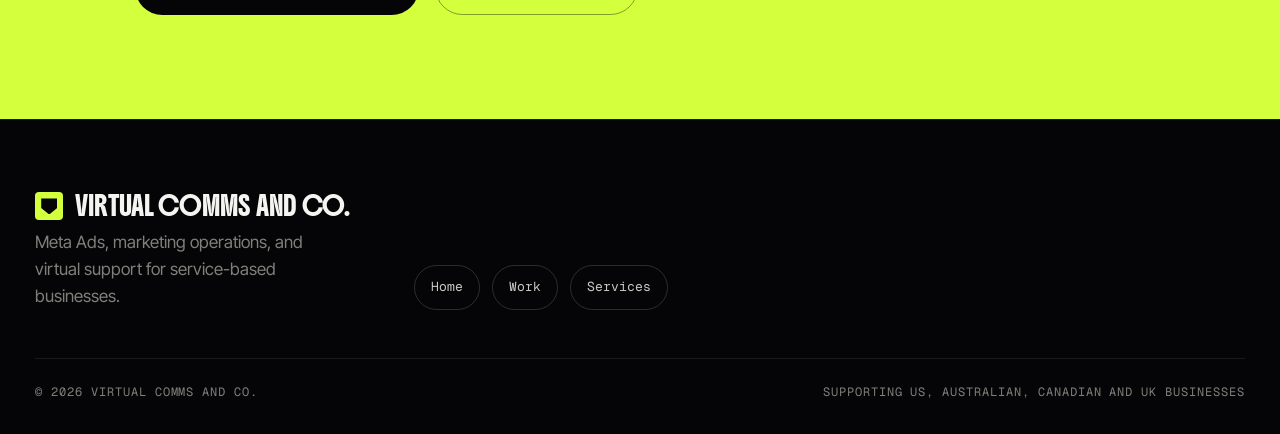
<file: studio.html>
<!doctype html><html lang="en"><head><meta charset="utf-8"><meta name="viewport" content="width=device-width,initial-scale=1"><title>Tools & Credentials | Virtual Comms and Co.</title><meta name="description" content="Explore the education, certifications, and working toolkit behind Virtual Comms and Co."><link rel="preconnect" href="https://fonts.googleapis.com"><link rel="preconnect" href="https://fonts.gstatic.com" crossorigin><link rel="stylesheet" href="https://fonts.googleapis.com/css2?family=Boldonse&family=Inter+Tight:wght@400;500;600;700&family=Geist+Mono:wght@400;500&display=swap"><link rel="stylesheet" href="assets/css/styles.css?v=18"></head><body>
<a class="skip-link" href="#main">Skip to content</a><header class="site-header"><div class="container container--wide"><nav class="nav" aria-label="Primary"><a class="brand" href="index.html"><span class="brand-mark"></span> Virtual Comms and Co.</a><div class="nav-links"><a href="index.html">Home</a><a href="work.html">Work</a><a href="studio.html" aria-current="page">Credentials</a><a href="services.html">Services</a><a href="contact.html">Contact</a></div><div class="nav-cta-row"><a href="services.html#inquiry" class="btn btn--primary btn--sm">Book a discovery call</a><button class="nav-toggle" aria-label="Open menu" aria-expanded="false" aria-controls="mobile-drawer"><span></span></button></div></nav></div></header>
<div class="mobile-drawer" id="mobile-drawer" aria-hidden="true"><button class="drawer-close" aria-label="Close menu">Close</button><a href="index.html">Home</a><a href="work.html">Work</a><a href="studio.html">Credentials</a><a href="services.html">Services</a><a href="contact.html">Contact</a></div>
<main id="main"><section class="vcc-hero aligned-hero credentials-hero"><div class="container container--wide"><div class="vcc-hero-grid"><div><img class="brand-logo" src="assets/img/vcc-logo.png" alt="VCC logo"><span class="eyebrow"><span class="dot"></span>Education · certification · tools</span><h1 class="vcc-title">Built to learn. Ready to <span class="lime">deliver.</span></h1><p class="vcc-lead">A Doctor of Communication with advanced language and communication training, practical business certifications, and a working toolkit that spans advertising, AI, research, lead generation, content, and remote operations.</p></div><aside class="vcc-visual"><img class="vcc-hero-photo" src="assets/img/credentials-up.png" alt="University of the Philippines sash beside a research workspace"><div class="vcc-proof"><div><strong>PhD</strong><span>Doctor of Communication</span></div><div><strong>MA</strong><span>English Language Studies</span></div><div><strong>10+</strong><span>AI learning certificates</span></div><div><strong>QB</strong><span>Intuit-trained and certified</span></div></div></aside></div></div></section>
<section><div class="container container--wide"><div class="vcc-split"><div><span class="eyebrow">Academic foundation</span><h2 class="intentional-heading communication-heading"><span class="keep-word">Communication</span><span class="heading-line">at the center.</span></h2><p class="lede">Education supports the way I research audiences, develop messages, train teams, and translate complex goals into clear action.</p></div><ul class="vcc-list"><li><b>01</b><span><strong>Doctor of Communication</strong><br>University of the Philippines</span></li><li><b>02</b><span><strong>Master of Arts in English Language Studies</strong></span></li><li><b>03</b><span><strong>Bachelor’s Degree in Mass Communication</strong></span></li><li><b>04</b><span><strong>TESOL and Teaching English to Children</strong><br>Concordia University</span></li></ul></div></div></section>
<section class="tile-section"><div class="container container--wide"><div class="section-head"><div><span class="label">Working toolkit</span><h2>Research & training tools.</h2></div><p class="lede">Tools used to turn information into insight, training, and repeatable team performance.</p></div><div class="logo-grid"><article class="logo-card"><img src="assets/img/tools/nvivo.jpeg" alt="NVivo logo"><span>Qualitative research</span></article><article class="logo-card"><img src="assets/img/tools/trainual.webp" alt="Trainual logo"><span>SOPs and team training</span></article><article class="logo-card"><img src="assets/img/tools/trello.png" alt="Trello logo"><span>Task coordination</span></article><article class="logo-card"><img src="assets/img/tools/slack.png" alt="Slack logo"><span>Team communication</span></article></div></div></section>
<section><div class="container container--wide"><div class="section-head"><div><span class="eyebrow">AI & marketing</span><h2>A modern<br>working stack.</h2></div><p class="lede">Selected platforms used for research, content, communication, campaign support, and business operations.</p></div><div class="logo-grid"><article class="logo-card"><img src="assets/img/tools/chatgpt.png" alt="ChatGPT logo"><span>Research and ideation</span></article><article class="logo-card"><img src="assets/img/tools/claude.png" alt="Claude logo"><span>AI workflows</span></article><article class="logo-card"><img src="assets/img/tools/gemini.png" alt="Gemini logo"><span>AI assistance</span></article><article class="logo-card"><img src="assets/img/tools/canva.png" alt="Canva logo"><span>Creative production</span></article><article class="logo-card"><img src="assets/img/tools/mailchimp.png" alt="Mailchimp logo"><span>Email marketing</span></article><article class="logo-card"><img src="assets/img/tools/intuit-bookkeeping.png" alt="Intuit bookkeeping badge"><span>Bookkeeping certification</span></article><article class="logo-card"><img src="assets/img/tools/quickbooks-level1.png" alt="QuickBooks Level 1 badge"><span>QuickBooks Level 1</span></article><article class="logo-card"><img src="assets/img/tools/quickbooks-level2.png" alt="QuickBooks Level 2 badge"><span>QuickBooks Level 2</span></article><article class="logo-card"><img src="assets/img/tools/fama.png" alt="Filipino Ads Mastermind Academy logo"><span>FAMA Elite Meta Ads training</span></article><article class="logo-card"><span style="font-size:1.2rem">META · GHL · METRICOOL</span><span>Ads and lead systems</span></article></div>
<div class="tool-cloud" style="margin-top:2rem"><span class="tool-chip">Facebook Ads</span><span class="tool-chip">Instagram Ads</span><span class="tool-chip">TikTok Ads</span><span class="tool-chip">Google Workspace</span><span class="tool-chip">SmartMoving</span><span class="tool-chip">CallRail</span><span class="tool-chip">RingCentral</span><span class="tool-chip">WordPress</span><span class="tool-chip">GoDaddy</span><span class="tool-chip">Photoshop</span><span class="tool-chip">Vidyard</span><span class="tool-chip">Apollo</span><span class="tool-chip">AeroLeads</span><span class="tool-chip">ZeroBounce</span><span class="tool-chip">CoStar</span><span class="tool-chip">GitHub</span></div></div></section>
<section class="tile-section"><div class="container container--wide"><div class="section-head"><div><span class="label">Expanded toolkit</span><h2>Communication, marketing & lead systems.</h2></div><p class="lede">Additional platforms used across team communication, content production, campaign reporting, CRM workflows, prospecting, and property research.</p></div><div class="logo-grid expanded-tool-grid">
<article class="logo-card"><img src="assets/img/tools/expanded/insightful.png" alt="Insightful logo"><span>Workforce analytics</span></article>
<article class="logo-card"><img src="assets/img/tools/expanded/google-workspace.png" alt="Google Workspace logo"><span>Business collaboration</span></article>
<article class="logo-card"><img src="assets/img/tools/expanded/ringcentral.png" alt="RingCentral logo"><span>Business communication</span></article>
<article class="logo-card"><img src="assets/img/tools/expanded/photoshop.png" alt="Adobe Photoshop logo"><span>Creative production</span></article>
<article class="logo-card"><img src="assets/img/tools/expanded/wordpress.png" alt="WordPress logo"><span>Website management</span></article>
<article class="logo-card"><img src="assets/img/tools/expanded/godaddy.png" alt="GoDaddy logo"><span>Domains and hosting</span></article>
<article class="logo-card"><img src="assets/img/tools/expanded/vidyard.jpg" alt="Vidyard logo"><span>Video communication</span></article>
<article class="logo-card"><img src="assets/img/tools/expanded/yelp.png" alt="Yelp logo"><span>Review and reputation support</span></article>
<article class="logo-card"><img src="assets/img/tools/expanded/metricool.png" alt="Metricool logo"><span>Social analytics and scheduling</span></article>
<article class="logo-card"><img src="assets/img/tools/expanded/highlevel.png" alt="HighLevel logo"><span>CRM and marketing automation</span></article>
<article class="logo-card"><img src="assets/img/tools/expanded/zerobounce.jpg" alt="ZeroBounce logo"><span>Email verification</span></article>
<article class="logo-card"><img src="assets/img/tools/expanded/apollo.jpg" alt="Apollo logo"><span>Prospecting and lead intelligence</span></article>
<article class="logo-card"><img src="assets/img/tools/expanded/slytext.png" alt="SlyText logo"><span>Text outreach</span></article>
<article class="logo-card"><img src="assets/img/tools/expanded/slybroadcast.png" alt="Slybroadcast logo"><span>Voice outreach</span></article>
<article class="logo-card"><img src="assets/img/tools/expanded/powtoon.png" alt="Powtoon logo"><span>Animated content</span></article>
<article class="logo-card"><img src="assets/img/tools/expanded/mls.png" alt="REALTOR MLS logo"><span>Property research</span></article>
<article class="logo-card"><img src="assets/img/tools/expanded/usa-home-listings.jpeg" alt="USA Home Listings logo"><span>Property lead research</span></article>
</div></div></section>
<section><div class="container container--wide"><div class="section-head"><div><span class="eyebrow">Verified learning</span><h2>All certifications.</h2></div><p class="lede">Every supplied certificate is included. Files open in a new tab for straightforward review.</p></div><div class="credential-grid"><article class="credential"><small>Intuit · 2026</small><h3>Bookkeeping Certification</h3><a class="card-link" href="assets/certificates/intuit-bookkeeping.pdf" target="_blank" rel="noopener">View certificate →</a></article><article class="credential"><small>Intuit ProAdvisor · 2026</small><h3>QuickBooks Certification Level 1</h3><a class="card-link" href="assets/certificates/quickbooks-proadvisor-1.pdf" target="_blank" rel="noopener">View certificate →</a></article><article class="credential"><small>Intuit ProAdvisor</small><h3>QuickBooks Certification Level 2</h3><p>Four verified Intuit ProAdvisor Academy Level 2 certificates covering banking, expenses, reporting, and sales workflows.</p></article><article class="credential"><small>Current specialization</small><h3>FAMA Elite Meta Ads Training</h3><p>Developing hands-on Meta media-buying expertise with a focus on Facebook and Instagram advertising.</p></article></div><div class="certificate-list" style="margin-top:1rem">
<a class="certificate-link" href="assets/certificates/quickbooks-level2-banking-accounting.pdf" target="_blank" rel="noopener"><span>QuickBooks Level 2 · Banking and Accounting</span><span>↗</span></a>
<a class="certificate-link" href="assets/certificates/quickbooks-level2-expenses-vendors.pdf" target="_blank" rel="noopener"><span>QuickBooks Level 2 · Expenses and Vendors</span><span>↗</span></a>
<a class="certificate-link" href="assets/certificates/quickbooks-level2-reporting-financial-planning.pdf" target="_blank" rel="noopener"><span>QuickBooks Level 2 · Reporting and Financial Planning</span><span>↗</span></a>
<a class="certificate-link" href="assets/certificates/quickbooks-level2-sales-customers.pdf" target="_blank" rel="noopener"><span>QuickBooks Level 2 · Sales and Customers</span><span>↗</span></a>
<a class="certificate-link" href="assets/certificates/certificate-7ep2fgprr4nz-1779303658.pdf" target="_blank" rel="noopener"><span>AI Fluency certificate</span><span>↗</span></a>
<a class="certificate-link" href="assets/certificates/certificate-b98qaqefeff5-1779022862.pdf" target="_blank" rel="noopener"><span>Claude learning certificate</span><span>↗</span></a>
<a class="certificate-link" href="assets/certificates/certificate-c4f67vv2287q-1779477067.pdf" target="_blank" rel="noopener"><span>Claude learning certificate</span><span>↗</span></a>
<a class="certificate-link" href="assets/certificates/certificate-hqmuuiq7eag9-1779477105.pdf" target="_blank" rel="noopener"><span>Claude learning certificate</span><span>↗</span></a>
<a class="certificate-link" href="assets/certificates/certificate-m2ny5koty2be-1779476055.pdf" target="_blank" rel="noopener"><span>Claude learning certificate</span><span>↗</span></a>
<a class="certificate-link" href="assets/certificates/certificate-np9ncwo4pb3e-1778694600.pdf" target="_blank" rel="noopener"><span>Claude learning certificate</span><span>↗</span></a>
<a class="certificate-link" href="assets/certificates/certificate-pxccaxf7f7af-1779478218.pdf" target="_blank" rel="noopener"><span>Claude learning certificate</span><span>↗</span></a>
<a class="certificate-link" href="assets/certificates/certificate-rrafuisy7toa-1779329930.pdf" target="_blank" rel="noopener"><span>Claude learning certificate</span><span>↗</span></a>
<a class="certificate-link" href="assets/certificates/certificate-wjqjhmtzxsxt-1779480690.pdf" target="_blank" rel="noopener"><span>Claude learning certificate</span><span>↗</span></a>
<a class="certificate-link" href="assets/certificates/certificate-xiv58anzeat7-1779007676.pdf" target="_blank" rel="noopener"><span>Claude learning certificate</span><span>↗</span></a>
</div></div></section>
<section class="closing-cta"><div class="container container--narrow"><span class="label">Tools serve the strategy</span><h2>Put this toolkit to work.</h2><p class="lede">Choose the service that matches your goal and share what you need help moving forward.</p><div class="cta-row"><a class="btn btn--dark btn--lg" href="services.html#inquiry">Schedule a discovery call</a><a class="btn btn--ghost btn--lg" href="work.html">See current work</a></div></div></section></main>
<footer class="site-footer"><div class="container container--wide"><div class="footer-top"><div><span class="brand"><span class="brand-mark"></span> Virtual Comms and Co.</span><p class="vcc-footer-note">Meta Ads, marketing operations, and virtual support for service-based businesses.</p></div><div class="tool-cloud"><a class="tool-chip" href="index.html">Home</a><a class="tool-chip" href="work.html">Work</a><a class="tool-chip" href="services.html">Services</a></div></div><div class="footer-bottom"><span>© 2026 Virtual Comms and Co.</span><span>Supporting US, Australian, Canadian and UK businesses</span></div></div></footer><script src="assets/js/site.js?v=4" defer></script></body></html>
</file>
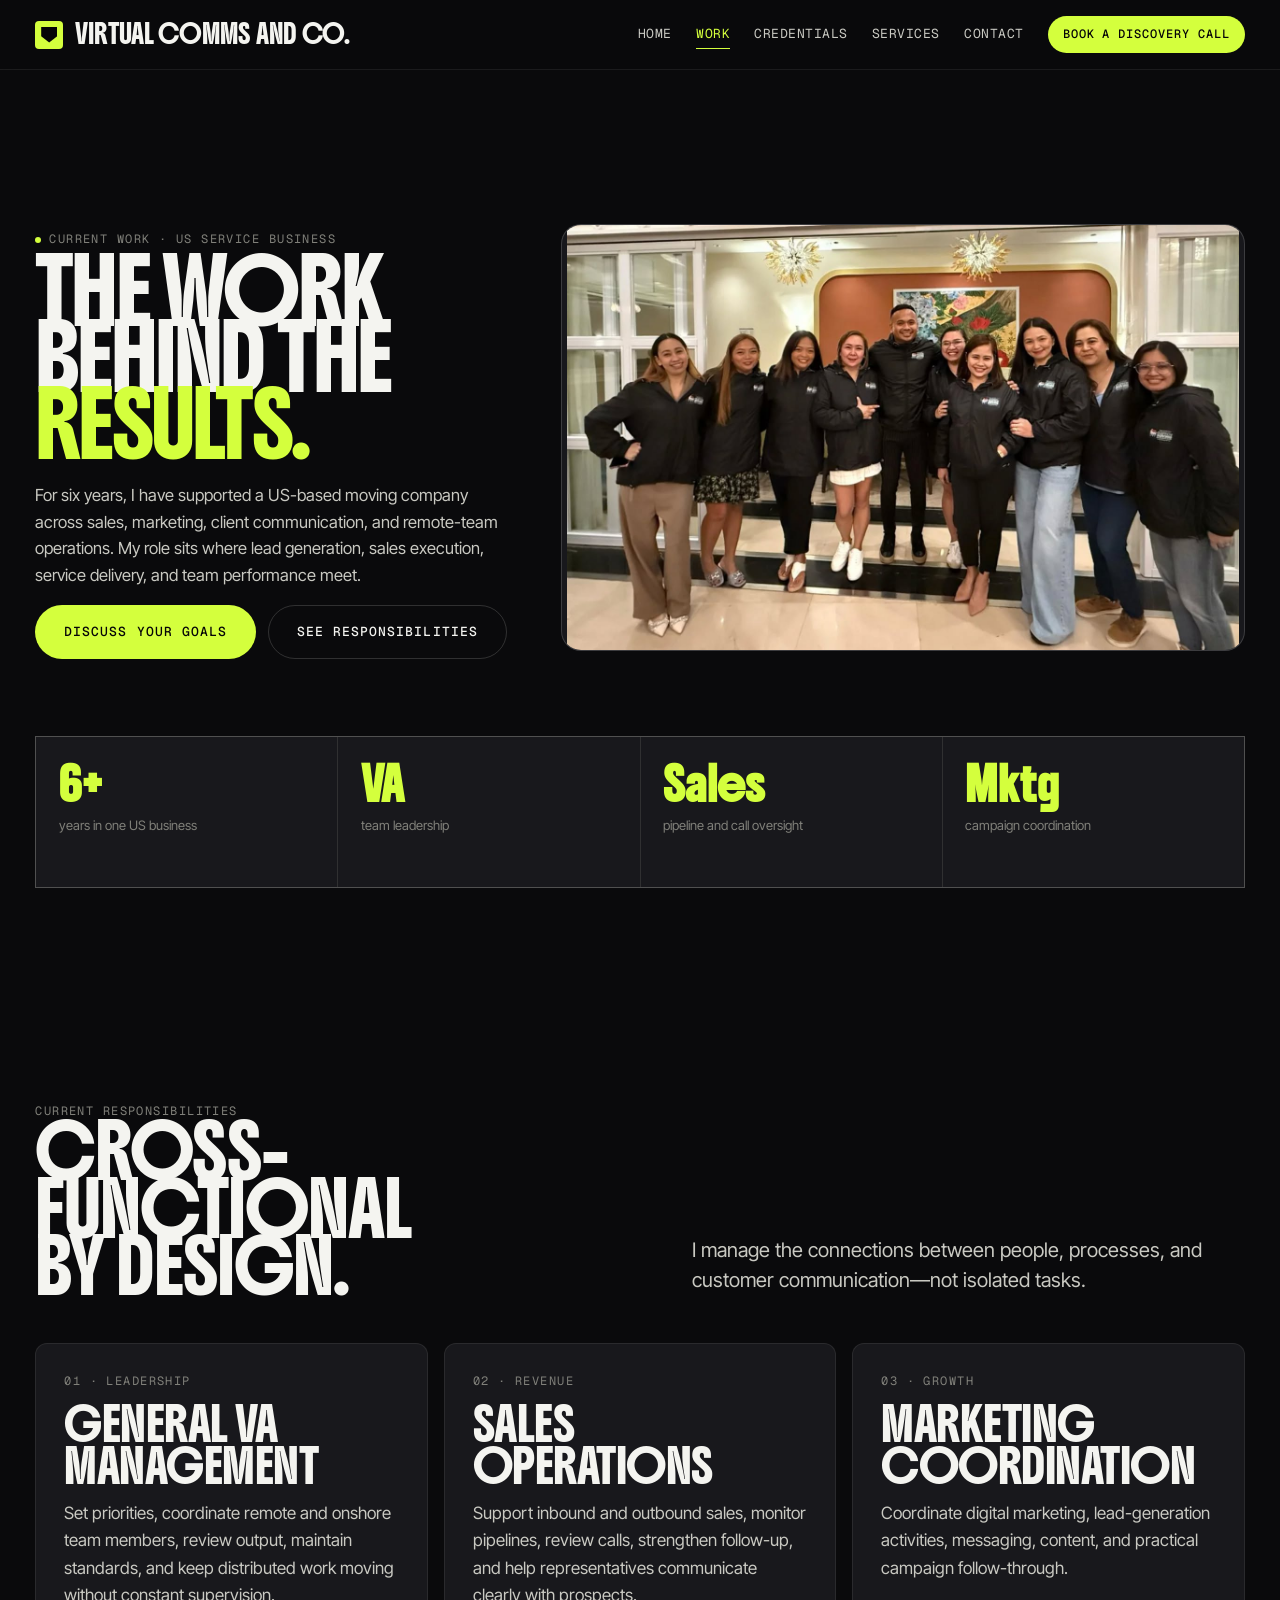
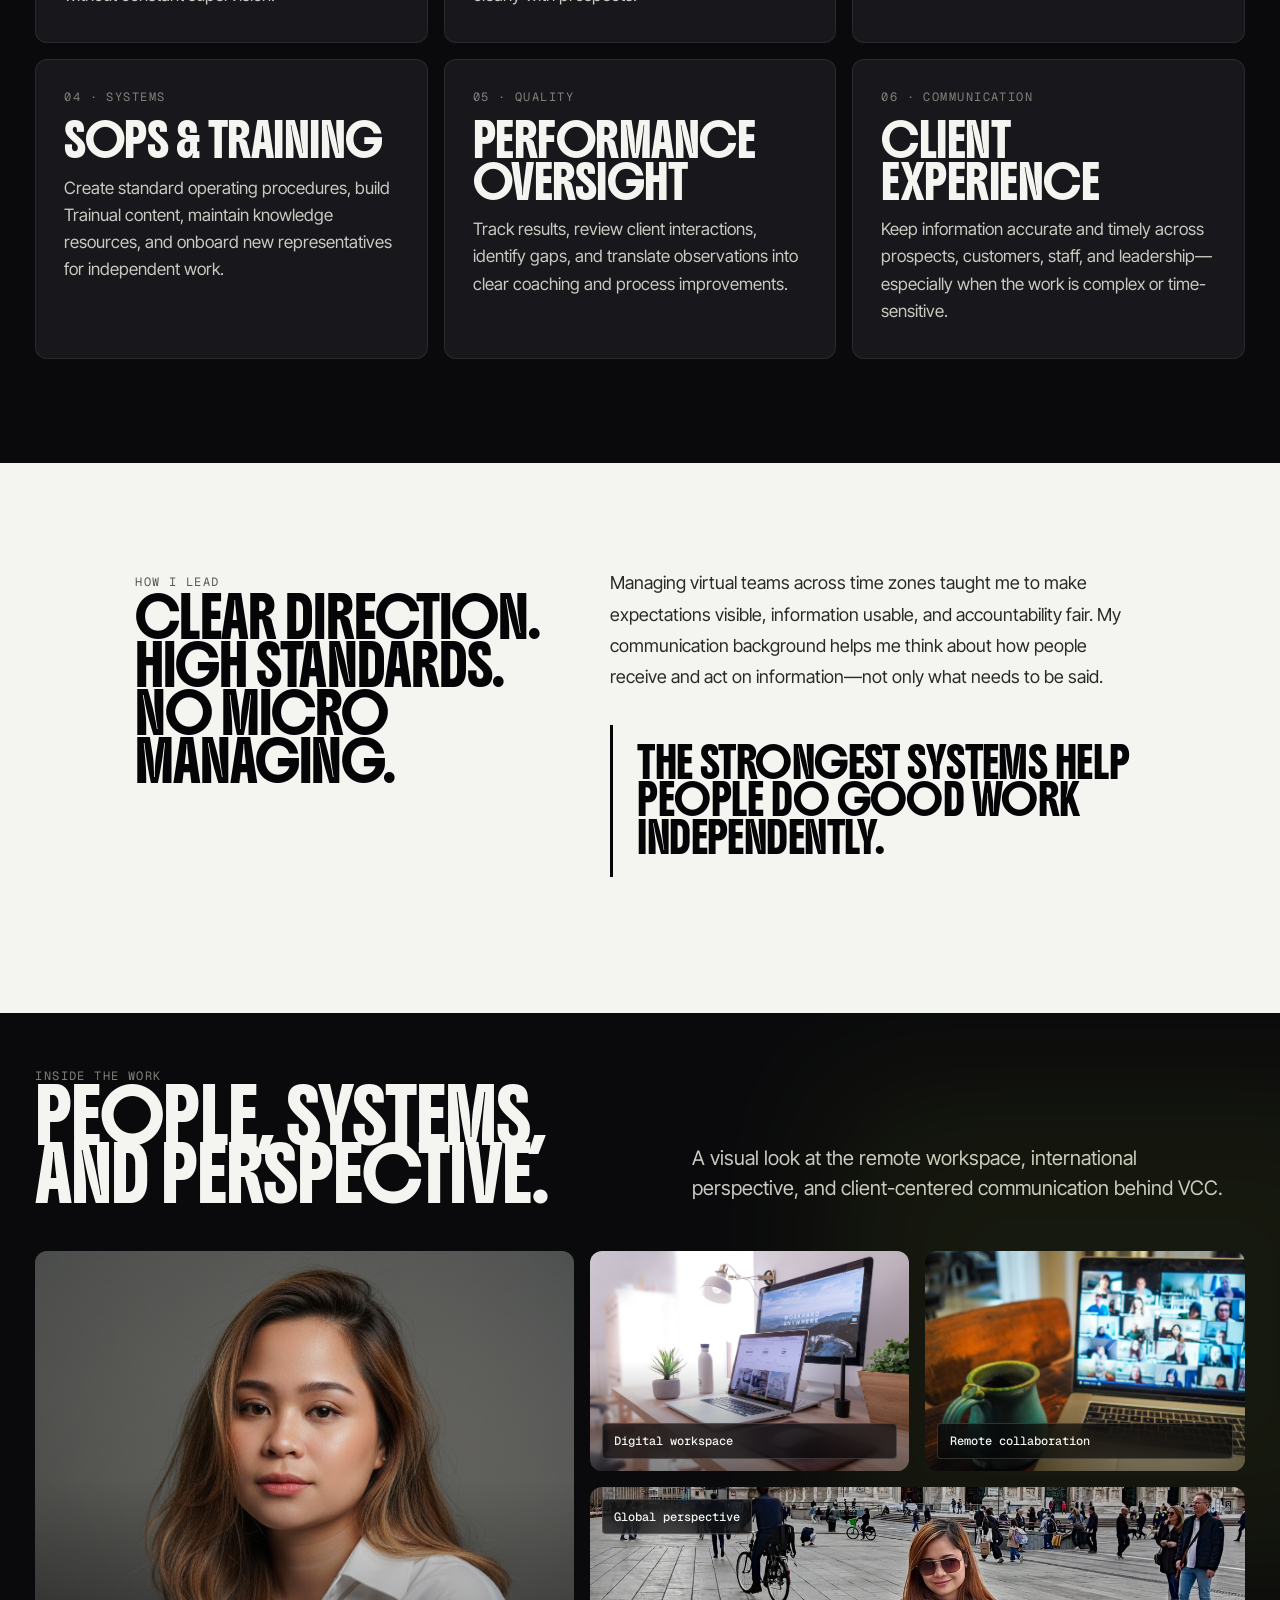
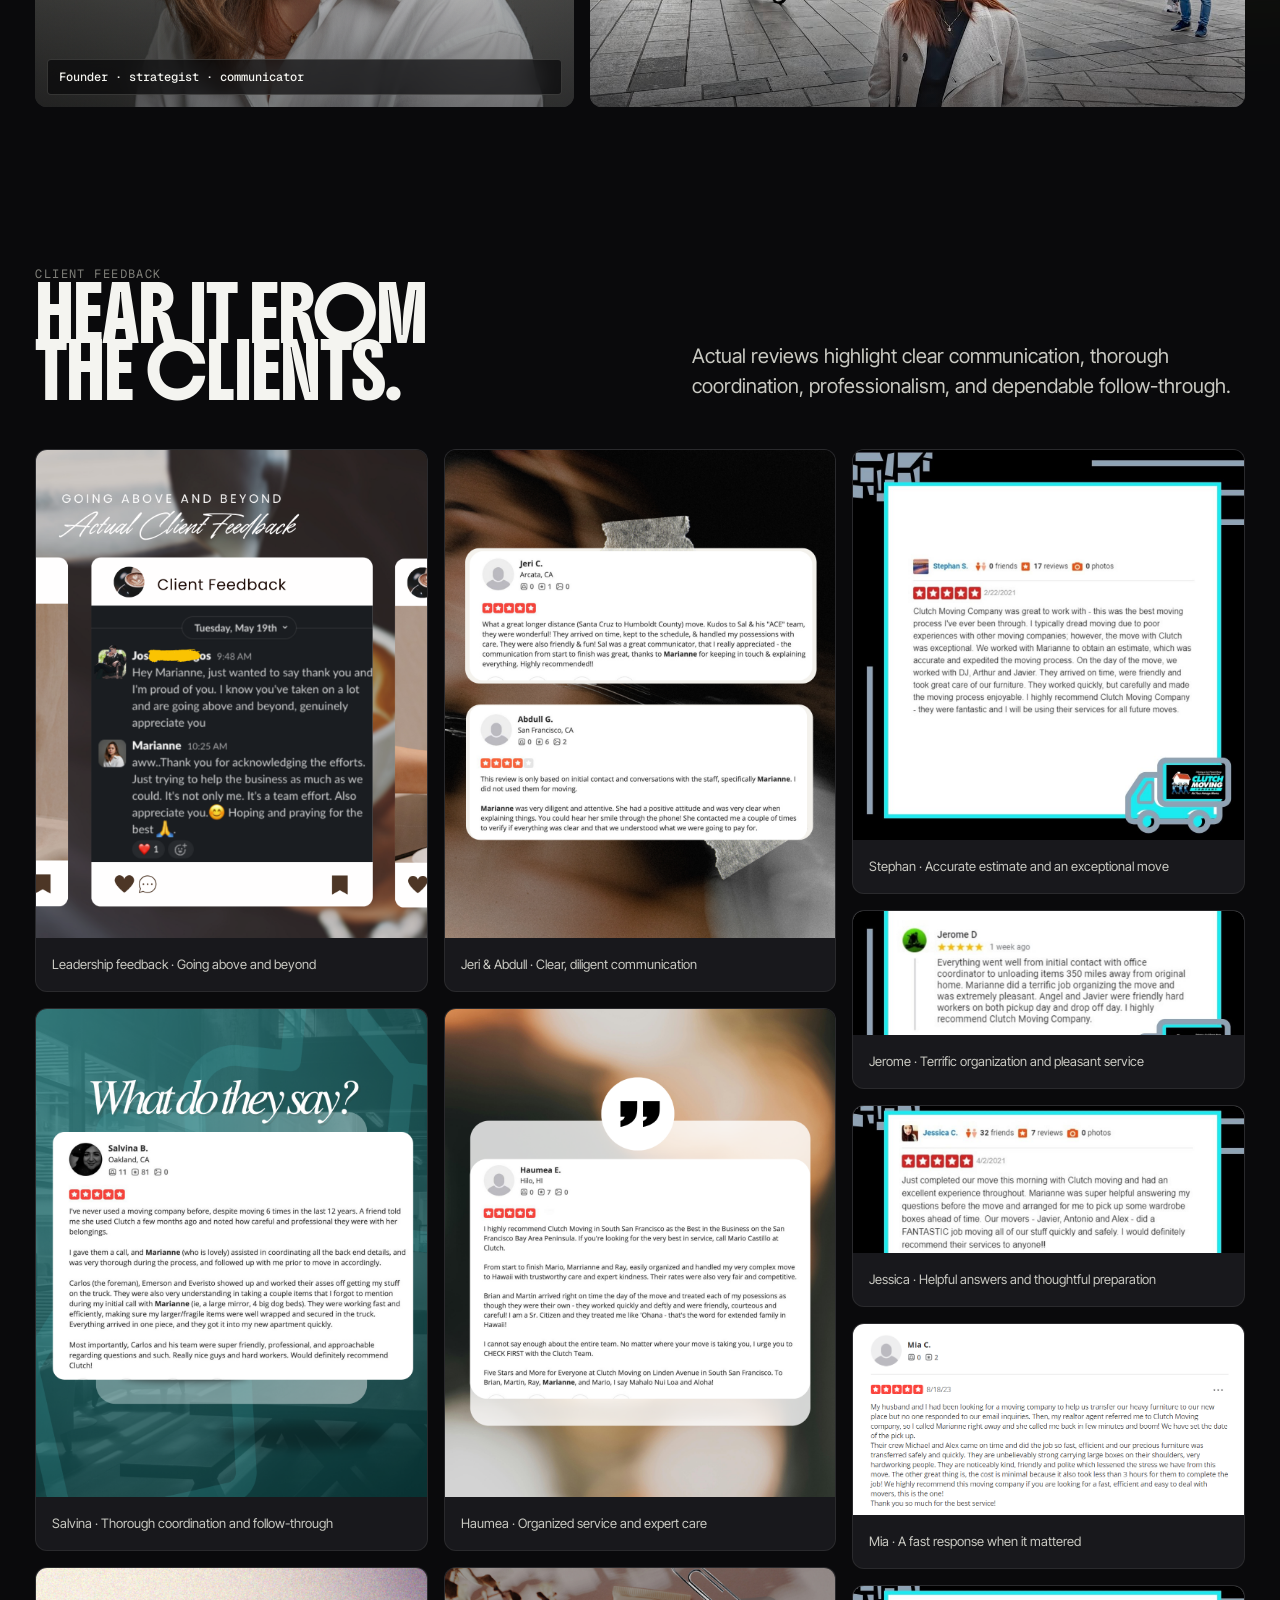
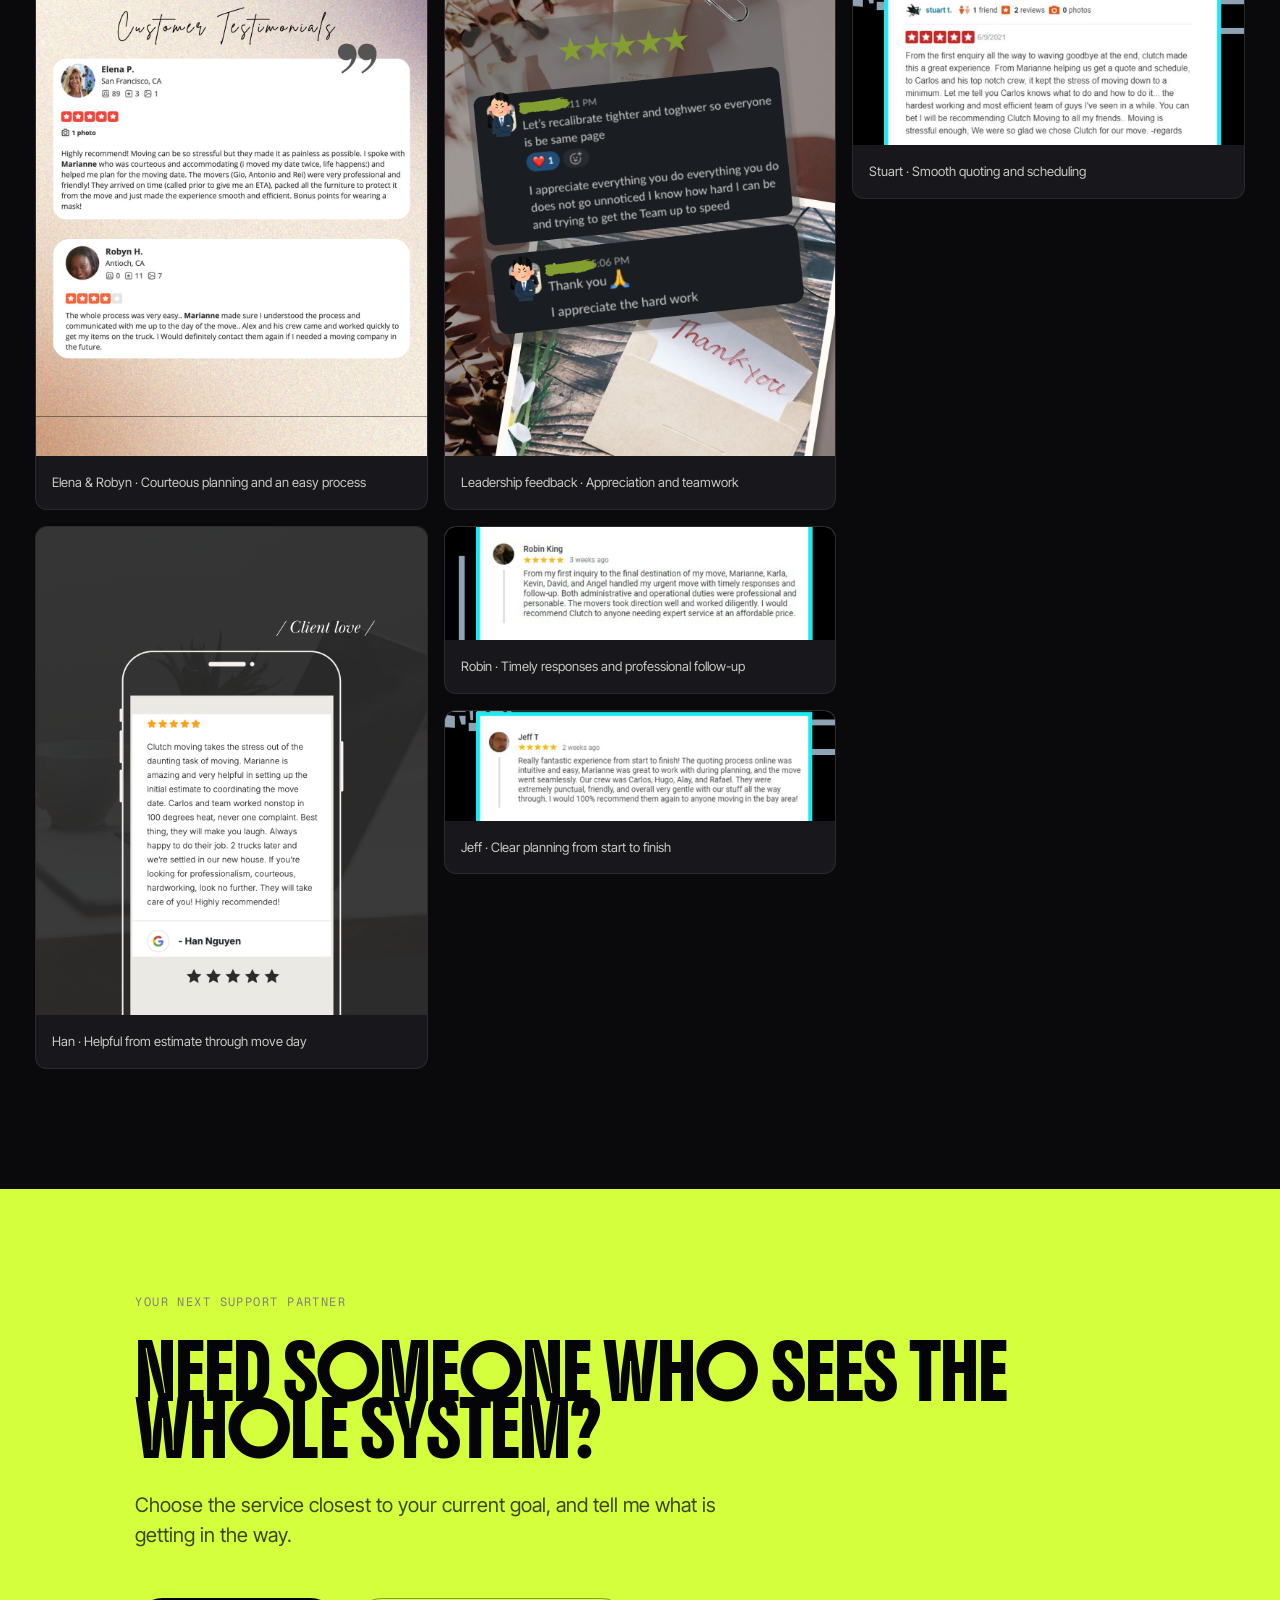
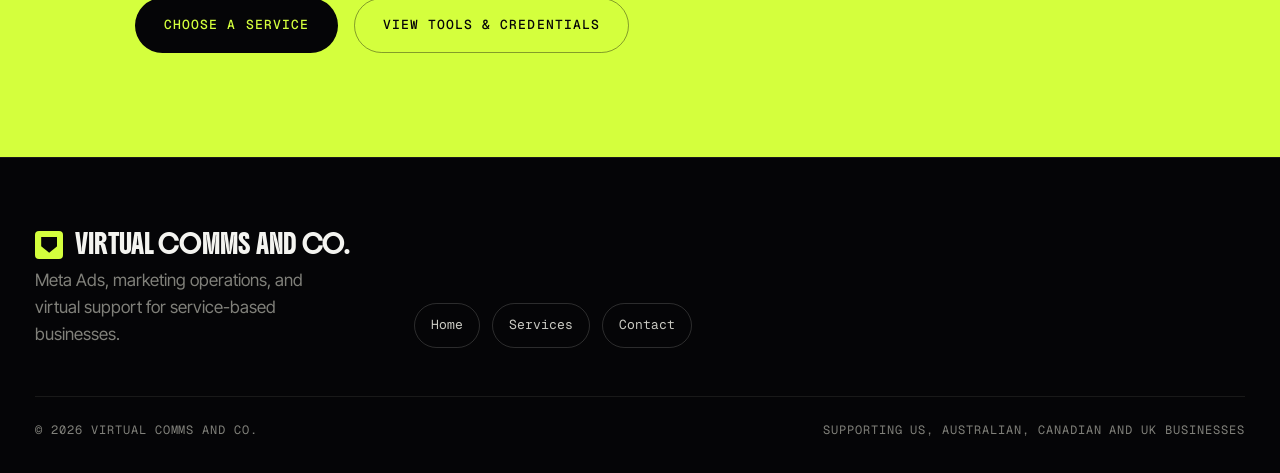
<file: work.html>
<!doctype html><html lang="en"><head><meta charset="utf-8"><meta name="viewport" content="width=device-width,initial-scale=1"><title>Work & Client Feedback | Virtual Comms and Co.</title><meta name="description" content="See the sales, marketing, VA leadership, and client-support work behind Virtual Comms and Co."><link rel="preconnect" href="https://fonts.googleapis.com"><link rel="preconnect" href="https://fonts.gstatic.com" crossorigin><link rel="stylesheet" href="https://fonts.googleapis.com/css2?family=Boldonse&family=Inter+Tight:wght@400;500;600;700&family=Geist+Mono:wght@400;500&display=swap"><link rel="stylesheet" href="assets/css/styles.css?v=18"></head><body>
<a class="skip-link" href="#main">Skip to content</a><header class="site-header"><div class="container container--wide"><nav class="nav" aria-label="Primary"><a class="brand" href="index.html"><span class="brand-mark"></span> Virtual Comms and Co.</a><div class="nav-links"><a href="index.html">Home</a><a href="work.html" aria-current="page">Work</a><a href="studio.html">Credentials</a><a href="services.html">Services</a><a href="contact.html">Contact</a></div><div class="nav-cta-row"><a href="services.html#inquiry" class="btn btn--primary btn--sm">Book a discovery call</a><button class="nav-toggle" aria-label="Open menu" aria-expanded="false" aria-controls="mobile-drawer"><span></span></button></div></nav></div></header>
<div class="mobile-drawer" id="mobile-drawer" aria-hidden="true"><button class="drawer-close" aria-label="Close menu">Close</button><a href="index.html">Home</a><a href="work.html">Work</a><a href="studio.html">Credentials</a><a href="services.html">Services</a><a href="contact.html">Contact</a></div>
<main id="main"><section class="vcc-hero aligned-hero work-hero"><div class="container container--wide"><div class="vcc-hero-grid"><div><span class="eyebrow"><span class="dot"></span>Current work · US service business</span><h1 class="vcc-title">The work behind the <span class="lime">results.</span></h1><p class="vcc-lead">For six years, I have supported a US-based moving company across sales, marketing, client communication, and remote-team operations. My role sits where lead generation, sales execution, service delivery, and team performance meet.</p><div class="hero-cta-row"><a class="btn btn--primary btn--lg" href="services.html#inquiry">Discuss your goals</a><a class="btn btn--ghost btn--lg" href="#responsibilities">See responsibilities</a></div></div><aside class="vcc-visual"><img class="vcc-hero-photo" src="assets/img/work-team.jpeg" alt="Marianne Cabral with her moving-company team"><div class="vcc-proof"><div><strong>6+</strong><span>years in one US business</span></div><div><strong>VA</strong><span>team leadership</span></div><div><strong>Sales</strong><span>pipeline and call oversight</span></div><div><strong>Mktg</strong><span>campaign coordination</span></div></div></aside></div></div></section>
<section id="responsibilities"><div class="container container--wide"><div class="section-head"><div><span class="eyebrow">Current responsibilities</span><h2>Cross-functional<br>by design.</h2></div><p class="lede">I manage the connections between people, processes, and customer communication—not isolated tasks.</p></div><div class="vcc-card-grid">
<article class="vcc-card reveal"><span class="label">01 · Leadership</span><h3>General VA Management</h3><p>Set priorities, coordinate remote and onshore team members, review output, maintain standards, and keep distributed work moving without constant supervision.</p></article>
<article class="vcc-card reveal"><span class="label">02 · Revenue</span><h3>Sales Operations</h3><p>Support inbound and outbound sales, monitor pipelines, review calls, strengthen follow-up, and help representatives communicate clearly with prospects.</p></article>
<article class="vcc-card reveal"><span class="label">03 · Growth</span><h3>Marketing Coordination</h3><p>Coordinate digital marketing, lead-generation activities, messaging, content, and practical campaign follow-through.</p></article>
<article class="vcc-card reveal"><span class="label">04 · Systems</span><h3>SOPs & Training</h3><p>Create standard operating procedures, build Trainual content, maintain knowledge resources, and onboard new representatives for independent work.</p></article>
<article class="vcc-card reveal"><span class="label">05 · Quality</span><h3>Performance Oversight</h3><p>Track results, review client interactions, identify gaps, and translate observations into clear coaching and process improvements.</p></article>
<article class="vcc-card reveal"><span class="label">06 · Communication</span><h3>Client Experience</h3><p>Keep information accurate and timely across prospects, customers, staff, and leadership—especially when the work is complex or time-sensitive.</p></article>
</div></div></section>
<section class="tile-section"><div class="container container--narrow"><div class="chapter-grid"><div><span class="label">How I lead</span><h2 class="intentional-heading">Clear direction.<br>High standards.<br>No <span class="line-word">Micro</span><br><span class="line-word">Managing.</span></h2></div><div class="chapter-body"><p>Managing virtual teams across time zones taught me to make expectations visible, information usable, and accountability fair. My communication background helps me think about how people receive and act on information—not only what needs to be said.</p><blockquote class="pull-quote">The strongest systems help people do good work independently.</blockquote></div></div></div></section>
<section class="compact creative-photo-section"><div class="container container--wide"><div class="section-head"><div><span class="eyebrow">Inside the work</span><h2>People, systems, and perspective.</h2></div><p class="lede">A visual look at the remote workspace, international perspective, and client-centered communication behind VCC.</p></div><div class="editorial-gallery"><figure><img src="assets/img/contact-hero.jpg" alt="Professional portrait of Marianne Cabral"><figcaption>Founder · strategist · communicator</figcaption></figure><figure><img src="assets/img/work-atrium.jpg" alt="Digital marketing workspace"><figcaption>Digital workspace</figcaption></figure><figure><img src="assets/img/hero-portrait.jpg" alt="Remote team meeting"><figcaption>Remote collaboration</figcaption></figure><figure><img src="assets/img/studio-hero.jpg" alt="Marianne Cabral in Milan"><figcaption>Global perspective</figcaption></figure></div></div></section><section><div class="container container--wide"><div class="section-head"><div><span class="eyebrow">Client feedback</span><h2>Hear it from<br>the clients.</h2></div><p class="lede">Actual reviews highlight clear communication, thorough coordination, professionalism, and dependable follow-through.</p></div><div class="review-gallery">
<figure class="review-card"><img src="assets/img/client-feedback-1.png" alt="Leadership feedback thanking Marianne for going above and beyond"><figcaption>Leadership feedback · Going above and beyond</figcaption></figure>
<figure class="review-card"><img src="assets/img/client-feedback-2.png" alt="Five-star client review praising Marianne's thorough coordination"><figcaption>Salvina · Thorough coordination and follow-through</figcaption></figure>
<figure class="review-card"><img src="assets/img/client-feedback-3.png" alt="Client reviews praising Marianne's courteous planning and communication"><figcaption>Elena & Robyn · Courteous planning and an easy process</figcaption></figure>
<figure class="review-card"><img src="assets/img/client-feedback-4.png" alt="Five-star client review praising Marianne's helpful coordination"><figcaption>Han · Helpful from estimate through move day</figcaption></figure>
<figure class="review-card"><img src="assets/img/client-feedback-5.png" alt="Client reviews praising Marianne's communication and attentiveness"><figcaption>Jeri & Abdull · Clear, diligent communication</figcaption></figure>
<figure class="review-card"><img src="assets/img/client-feedback-6.png" alt="Five-star review praising Marianne's organization and care"><figcaption>Haumea · Organized service and expert care</figcaption></figure>
<figure class="review-card"><img src="assets/img/client-feedback-8.png" alt="Leadership feedback appreciating Marianne's hard work"><figcaption>Leadership feedback · Appreciation and teamwork</figcaption></figure>
<figure class="review-card review-card--extract"><div class="review-crop crop--robin"><img src="assets/img/review-robin-king.png" alt="Google review from Robin King recognizing Marianne's timely responses and follow-up"></div><figcaption>Robin · Timely responses and professional follow-up</figcaption></figure>
<figure class="review-card review-card--extract"><div class="review-crop crop--jeff"><img src="assets/img/review-jeff-t.png" alt="Google review from Jeff praising Marianne's planning and coordination"></div><figcaption>Jeff · Clear planning from start to finish</figcaption></figure>
<figure class="review-card"><img src="assets/img/review-stephan-s.jpg" alt="Yelp review from Stephan praising Marianne's accurate estimate and expedited process"><figcaption>Stephan · Accurate estimate and an exceptional move</figcaption></figure>
<figure class="review-card review-card--extract"><div class="review-crop crop--jerome"><img src="assets/img/review-jerome-d.jpg" alt="Google review from Jerome praising Marianne's organization"></div><figcaption>Jerome · Terrific organization and pleasant service</figcaption></figure>
<figure class="review-card review-card--extract"><div class="review-crop crop--jessica"><img src="assets/img/review-jessica-c.jpg" alt="Yelp review from Jessica praising Marianne's helpful answers and preparation"></div><figcaption>Jessica · Helpful answers and thoughtful preparation</figcaption></figure>
<figure class="review-card"><img src="assets/img/review-mia-c.png" alt="Client review from Mia praising Marianne's quick response and coordination"><figcaption>Mia · A fast response when it mattered</figcaption></figure>
<figure class="review-card review-card--extract"><div class="review-crop crop--stuart"><img src="assets/img/review-stuart-t.jpg" alt="Yelp review from Stuart praising Marianne's quoting and scheduling support"></div><figcaption>Stuart · Smooth quoting and scheduling</figcaption></figure>
</div></div></section>
<section class="closing-cta"><div class="container container--narrow"><span class="label">Your next support partner</span><h2>Need someone who sees the whole system?</h2><p class="lede">Choose the service closest to your current goal, and tell me what is getting in the way.</p><div class="cta-row"><a class="btn btn--dark btn--lg" href="services.html">Choose a service</a><a class="btn btn--ghost btn--lg" href="studio.html">View tools & credentials</a></div></div></section></main>
<footer class="site-footer"><div class="container container--wide"><div class="footer-top"><div><span class="brand"><span class="brand-mark"></span> Virtual Comms and Co.</span><p class="vcc-footer-note">Meta Ads, marketing operations, and virtual support for service-based businesses.</p></div><div class="tool-cloud"><a class="tool-chip" href="index.html">Home</a><a class="tool-chip" href="services.html">Services</a><a class="tool-chip" href="contact.html">Contact</a></div></div><div class="footer-bottom"><span>© 2026 Virtual Comms and Co.</span><span>Supporting US, Australian, Canadian and UK businesses</span></div></div></footer><script src="assets/js/site.js?v=4" defer></script></body></html>
</file>
<file: assets/css/styles.css>
/* ============================================================================
   Brivon — Modern Photography Studio HTML Template
   Free template by html.design.
   Visual direction: editorial-brutalist photography studio. Near-black ground
   throughout (#0A0A0C), paper-ivory text (#F4F4F0), one electric lime accent
   (#D4FF3D) used sparingly on tags, hover states, and signature micro-elements.
   Display in Boldonse (heavy condensed display, line-height 1.25), body in
   Inter Tight, captions in Geist Mono. Designed for commercial photographers,
   editorial studios, documentary teams, and visual-arts producers.
   No editorial serif, no cream zone, no warm earth — palette is intentionally
   cool-dark with one saturated accent.
   ============================================================================ */

/* ---------- 1. Tokens ---------------------------------------------------- */
:root {
  /* Palette — charcoal ground + electric lime accent.
     Distinct from every shipped html.design template. */
  --ink-000:        #050507;          /* deepest — used behind hero photo */
  --ink-deep:       #0A0A0C;          /* primary surface, body bg */
  --ink:            #111114;          /* default cards / sections */
  --ink-card:       #18181C;          /* elevated card body */
  --ink-elev:       #232328;          /* hover / next elevation */
  --ink-line:       rgba(244, 244, 240, 0.08);
  --ink-line-soft:  rgba(244, 244, 240, 0.04);
  --ink-rule:       rgba(244, 244, 240, 0.16);

  --paper:          #F4F4F0;          /* primary text on dark */
  --paper-soft:     #C9C9C2;          /* secondary text */
  --paper-mute:     #80807A;          /* tertiary / captions */
  --paper-deep:     #5A5A55;          /* hairlines / quiet labels */
  --paper-tile:     #F4F4F0;          /* reverse-tile background */
  --paper-tile-2:   #E5E5DE;          /* alt reverse tile */

  --lime:           #D4FF3D;          /* signature accent — electric lime */
  --lime-soft:      #E2FF73;          /* lighter variant */
  --lime-deep:      #9CCB1F;          /* hover / pressed */
  --lime-glow:      rgba(212, 255, 61, 0.20);

  --cobalt:         #1A2EFF;          /* tiny secondary — used once on prints CTA hover only */

  /* Semantic surfaces */
  --bg:             var(--ink-deep);
  --bg-alt:         var(--ink-000);
  --bg-card:        var(--ink-card);
  --bg-elev:        var(--ink-elev);
  --bg-tile:        var(--paper-tile);   /* reverse-mode sections */

  --fg:             var(--paper);
  --fg-soft:        var(--paper-soft);
  --fg-mute:        var(--paper-mute);
  --fg-deep:        var(--paper-deep);
  --fg-on-tile:     var(--ink-deep);
  --fg-on-tile-mute:#5A5A55;

  --rule:           var(--ink-line);
  --rule-strong:    var(--ink-rule);
  --rule-lime:      rgba(212, 255, 61, 0.35);

  --primary:        var(--lime);
  --primary-deep:   var(--lime-deep);
  --accent:         var(--lime);

  /* Typography — Boldonse display, Inter Tight body, Geist Mono captions.
     Per memory: Boldonse needs line-height 1.25 minimum, never below 1.15. */
  --font-display:   'Boldonse', 'Inter Tight', system-ui, -apple-system, sans-serif;
  --font-body:      'Inter Tight', system-ui, -apple-system, 'Segoe UI', Roboto, sans-serif;
  --font-mono:      'Geist Mono', 'IBM Plex Mono', ui-monospace, 'SF Mono', Menlo, Consolas, monospace;

  --text-xs:    0.75rem;
  --text-sm:    0.8125rem;
  --text-base:  clamp(1rem, 0.94rem + 0.28vw, 1.0625rem);
  --text-lg:    clamp(1.125rem, 1rem + 0.45vw, 1.25rem);
  --text-xl:    clamp(1.25rem, 1.1rem + 0.6vw, 1.5rem);
  --text-2xl:   clamp(1.5rem, 1.25rem + 0.95vw, 2rem);
  --text-3xl:   clamp(1.875rem, 1.45rem + 1.7vw, 2.75rem);
  --text-4xl:   clamp(2.5rem, 1.75rem + 2.6vw, 4rem);
  --text-5xl:   clamp(2.8rem, 1.9rem + 3.4vw, 4.75rem);
  --text-mega:  clamp(2.5rem, 1.6rem + 3vw, 4.5rem);

  /* Spacing */
  --space-1:  0.25rem;
  --space-2:  0.5rem;
  --space-3:  0.75rem;
  --space-4:  1rem;
  --space-5:  1.5rem;
  --space-6:  2rem;
  --space-7:  3rem;
  --space-8:  4.5rem;
  --space-9:  6.5rem;
  --space-10: 9rem;
  --space-11: 12rem;

  --radius-xs:  4px;
  --radius-sm:  8px;
  --radius:     12px;
  --radius-lg:  20px;
  --radius-xl:  28px;
  --radius-2xl: 40px;
  --radius-full: 999px;

  --container:        1340px;
  --container-wide:   1480px;
  --container-narrow: 1080px;
  --gutter:           clamp(1.25rem, 1rem + 1.5vw, 2.25rem);

  --shadow-xs:  0 1px 2px rgba(0, 0, 0, 0.45);
  --shadow-sm:  0 4px 12px rgba(0, 0, 0, 0.4);
  --shadow:     0 16px 36px -12px rgba(0, 0, 0, 0.55);
  --shadow-md:  0 24px 56px -18px rgba(0, 0, 0, 0.55);
  --shadow-lg:  0 48px 96px -32px rgba(0, 0, 0, 0.6);
  --shadow-lime: 0 22px 60px -22px rgba(212, 255, 61, 0.25);

  --ease-out:    cubic-bezier(0.16, 1, 0.3, 1);
  --ease-in-out: cubic-bezier(0.65, 0, 0.35, 1);
  --dur-fast:   180ms;
  --dur-base:   320ms;
  --dur-slow:   620ms;
}

/* VCC portfolio additions */
.vcc-hero { padding-top: clamp(7rem, 12vw, 11rem); }
.vcc-hero-grid { display:grid; grid-template-columns:minmax(0,1.35fr) minmax(280px,.65fr); gap:var(--space-8); align-items:end; }
.vcc-title { font-family:var(--font-display); font-size:clamp(3rem,8vw,7.8rem); line-height:1.03; letter-spacing:-.045em; margin:.5rem 0 1.5rem; }
.vcc-title .lime { color:var(--lime); }
.vcc-lead { max-width:760px; font-size:var(--text-xl); color:var(--fg-soft); }
.vcc-proof { display:grid; grid-template-columns:repeat(2,1fr); gap:1px; background:var(--rule-strong); border:1px solid var(--rule-strong); }
.vcc-proof div { background:var(--ink-card); padding:1.4rem; }
.vcc-proof strong { display:block; font-family:var(--font-display); font-size:2rem; color:var(--lime); }
.vcc-proof span { color:var(--fg-mute); font-size:var(--text-sm); }
.vcc-visual { display:grid; gap:1rem; min-width:0; }
.vcc-hero-photo { width:100%; height:clamp(360px,50vw,620px); object-fit:cover; object-position:center 25%; border-radius:var(--radius-lg); border:1px solid var(--rule-strong); }
.vcc-card-grid { display:grid; grid-template-columns:repeat(3,minmax(0,1fr)); gap:1rem; }
.vcc-card { display:flex; flex-direction:column; min-height:300px; padding:1.75rem; background:var(--ink-card); border:1px solid var(--rule); border-radius:var(--radius); transition:transform var(--dur-base) var(--ease-out), border-color var(--dur-base); }
.vcc-card:hover { transform:translateY(-4px); border-color:var(--rule-lime); }
.vcc-card h3 { margin:.8rem 0; font-size:var(--text-2xl); }
.vcc-card p { color:var(--fg-soft); }
.vcc-card .card-link { margin-top:auto; color:var(--lime); font-family:var(--font-mono); font-size:var(--text-sm); }
.service-choice { position:relative; cursor:pointer; }
.service-choice input { position:absolute; opacity:0; pointer-events:none; }
.service-choice:has(input:checked) { border-color:var(--lime); box-shadow:0 0 0 2px var(--lime-glow); }
.service-choice:has(input:checked)::after { content:'Selected'; position:absolute; top:1rem; right:1rem; padding:.3rem .6rem; border-radius:999px; background:var(--lime); color:var(--ink); font:500 .7rem var(--font-mono); text-transform:uppercase; }
.vcc-split { display:grid; grid-template-columns:.8fr 1.2fr; gap:var(--space-8); align-items:start; }
.vcc-list { list-style:none; padding:0; margin:0; border-top:1px solid var(--rule-strong); }
.vcc-list li { display:grid; grid-template-columns:2rem 1fr; gap:1rem; padding:1.25rem 0; border-bottom:1px solid var(--rule); }
.vcc-list b { color:var(--lime); font-family:var(--font-mono); }
.testimonial-grid { display:grid; grid-template-columns:repeat(2,1fr); gap:1rem; }
.testimonial { padding:2rem; border-radius:var(--radius); background:var(--paper-tile); color:var(--ink); }
.testimonial blockquote { margin:0 0 1.5rem; font-size:var(--text-xl); line-height:1.45; }
.testimonial cite { font:500 var(--text-sm) var(--font-mono); text-transform:uppercase; }
.review-gallery { display:grid; grid-template-columns:repeat(3,minmax(0,1fr)); gap:1rem; align-items:start; }
.review-card { margin:0; min-width:0; border:1px solid var(--rule); border-radius:var(--radius); overflow:hidden; background:var(--ink-card); }
.review-card img { width:100%; height:auto; object-fit:contain; background:var(--ink-card); }
.review-card figcaption { padding:1rem; color:var(--fg-soft); font-size:var(--text-sm); }
.review-card--wide { grid-column:span 2; }
.review-card--wide img { width:100%; }
.review-crop { position:relative; overflow:hidden; background:#fff; }
.review-crop img { position:absolute; left:0; width:100%; max-width:none; height:auto; object-fit:initial; }
.crop--robin { aspect-ratio:3.45; }
.crop--robin img { top:0; transform:translateY(-48%); }
.crop--jeff { aspect-ratio:3.55; }
.crop--jeff img { top:0; transform:translateY(-8%); }
.crop--jerome { aspect-ratio:3.15; }
.crop--jerome img { top:0; transform:translateY(-51%); }
.crop--jessica { aspect-ratio:2.65; }
.crop--jessica img { top:0; transform:translateY(-7%); }
.crop--stuart { aspect-ratio:2.45; }
.crop--stuart img { top:0; transform:translateY(-7%); }
.tool-cloud { display:flex; flex-wrap:wrap; gap:.65rem; }
.tool-chip { padding:.65rem .9rem; border:1px solid var(--rule-strong); border-radius:999px; color:var(--fg-soft); font-family:var(--font-mono); font-size:var(--text-sm); }
.credential-grid { display:grid; grid-template-columns:repeat(2,1fr); gap:1rem; }
.credential { padding:1.5rem; border-left:3px solid var(--lime); background:var(--ink-card); }
.credential small { color:var(--fg-mute); font-family:var(--font-mono); }
.brand-logo { width:min(250px,55vw); margin-bottom:1.5rem; }
.logo-grid { display:grid; grid-template-columns:repeat(4,minmax(0,1fr)); gap:1rem; }
.logo-card { min-height:150px; padding:1rem; display:flex; flex-direction:column; justify-content:center; align-items:center; gap:.8rem; text-align:center; border:1px solid var(--rule); border-radius:var(--radius); background:var(--paper); color:var(--ink); }
.logo-card img { width:100%; height:72px; object-fit:contain; }
.logo-card span { font:500 var(--text-xs) var(--font-mono); text-transform:uppercase; }
.certificate-list { display:grid; grid-template-columns:repeat(2,1fr); gap:.75rem; }
.certificate-link { display:flex; justify-content:space-between; gap:1rem; padding:1rem 1.2rem; border:1px solid var(--rule); border-radius:var(--radius-xs); color:var(--fg-soft); }
.certificate-link span:first-child { min-width:0; overflow-wrap:anywhere; }
.certificate-link:hover { border-color:var(--lime); color:var(--lime); }
.inquiry-wrap { display:grid; grid-template-columns:.8fr 1.2fr; gap:var(--space-7); align-items:start; }
.vcc-form { padding:clamp(1.5rem,4vw,3rem); background:var(--ink-card); border:1px solid var(--rule-strong); border-radius:var(--radius-lg); }
.form-grid { display:grid; grid-template-columns:repeat(2,1fr); gap:1rem; }
.field { display:flex; flex-direction:column; gap:.45rem; }
.field--full { grid-column:1/-1; }
.field label { font:500 var(--text-xs) var(--font-mono); letter-spacing:.08em; text-transform:uppercase; color:var(--fg-mute); }
.field input,.field select,.field textarea { width:100%; padding:.9rem 1rem; border:1px solid var(--rule-strong); border-radius:var(--radius-xs); background:var(--ink); color:var(--fg); }
.field textarea { min-height:140px; resize:vertical; }
.form-note,.form-status { color:var(--fg-mute); font-size:var(--text-sm); }
.form-status { color:var(--lime); min-height:1.5em; }
.form-email-link { color:inherit; text-decoration:underline; text-underline-offset:.18em; font-weight:600; }
.form-email-link:hover { color:var(--fg); }
.vcc-footer-note { max-width:480px; color:var(--fg-mute); }
@media (max-width:900px) {
  .vcc-hero-grid,.vcc-split,.inquiry-wrap { grid-template-columns:1fr; }
  .vcc-card-grid { grid-template-columns:1fr 1fr; }
  .logo-grid { grid-template-columns:repeat(3,1fr); }
  .review-gallery { grid-template-columns:repeat(2,1fr); }
}
@media (max-width:620px) {
  .vcc-card-grid,.testimonial-grid,.credential-grid,.form-grid { grid-template-columns:1fr; }
  .field--full { grid-column:auto; }
  .vcc-card { min-height:250px; }
  .logo-grid,.certificate-list { grid-template-columns:1fr 1fr; }
  .review-gallery { grid-template-columns:1fr; }
  .review-card--wide { grid-column:auto; }
  .vcc-title { overflow-wrap:anywhere; }
}

/* ---------- 2. Reset / base --------------------------------------------- */
*, *::before, *::after { box-sizing: border-box; }
html { -webkit-text-size-adjust: 100%; scroll-behavior: smooth; background: var(--bg); }
body {
  margin: 0;
  background: var(--bg);
  color: var(--fg);
  font-family: var(--font-body);
  font-size: var(--text-base);
  line-height: 1.6;
  -webkit-font-smoothing: antialiased;
  -moz-osx-font-smoothing: grayscale;
  text-rendering: optimizeLegibility;
}
img, svg, video { max-width: 100%; height: auto; display: block; }
a { color: inherit; text-decoration: none; }
button { font: inherit; cursor: pointer; background: none; border: 0; color: inherit; }
input, textarea, select { font: inherit; color: inherit; }
:focus-visible {
  outline: 2px solid var(--lime);
  outline-offset: 3px;
  border-radius: 2px;
}

::selection { background: var(--lime); color: var(--ink-000); }

.skip-link {
  position: absolute; left: -9999px; top: 0;
  background: var(--lime); color: var(--ink-000);
  padding: var(--space-3) var(--space-5);
  font-family: var(--font-mono);
  font-size: var(--text-sm);
  z-index: 999;
}
.skip-link:focus { left: var(--space-4); top: var(--space-4); }

/* ---------- 3. Layout ---------------------------------------------------- */
.container {
  width: 100%;
  max-width: var(--container);
  margin-inline: auto;
  padding-inline: var(--gutter);
}
.container--wide   { max-width: var(--container-wide); }
.container--narrow { max-width: var(--container-narrow); }

section { padding-block: var(--space-9); }
section.compact  { padding-block: var(--space-7); }
section.snug     { padding-block: var(--space-8); }

.grid { display: grid; gap: var(--space-6); }
.flex { display: flex; }
.center-row { display: flex; align-items: center; gap: var(--space-4); }

/* ---------- 4. Typography ----------------------------------------------- */
.eyebrow {
  font-family: var(--font-mono);
  font-size: var(--text-xs);
  letter-spacing: 0.12em;
  text-transform: uppercase;
  color: var(--fg-mute);
  display: inline-flex;
  align-items: center;
  gap: var(--space-2);
}
.eyebrow .dot {
  width: 6px; height: 6px;
  background: var(--lime);
  border-radius: 50%;
  display: inline-block;
}
.eyebrow--on-tile { color: var(--fg-on-tile-mute); }

h1, h2, h3, h4 {
  font-family: var(--font-display);
  font-weight: 400;
  letter-spacing: -0.015em;
  margin: 0;
  /* Per memory: Boldonse-class display fonts require >= 1.2 line-height. */
  line-height: 1.25;
  text-transform: uppercase;
}
h1 { font-size: var(--text-5xl); line-height: 1.22; }
h2 { font-size: var(--text-4xl); line-height: 1.25; }
h3 { font-size: var(--text-2xl); line-height: 1.3; }
h4 { font-size: var(--text-xl); line-height: 1.32; }

p { margin: 0 0 var(--space-4); }
p:last-child { margin-bottom: 0; }

.lede {
  font-size: var(--text-lg);
  line-height: 1.5;
  color: var(--fg-soft);
  max-width: 62ch;
}

.mono {
  font-family: var(--font-mono);
  font-size: var(--text-sm);
  letter-spacing: 0.04em;
}

.label {
  font-family: var(--font-mono);
  font-size: var(--text-xs);
  text-transform: uppercase;
  letter-spacing: 0.12em;
  color: var(--fg-mute);
}
.label--lime { color: var(--lime); }

/* ---------- 5. Header / Nav --------------------------------------------- */
.site-header {
  position: sticky;
  top: 0;
  z-index: 50;
  background: rgba(10, 10, 12, 0.78);
  backdrop-filter: saturate(140%) blur(14px);
  -webkit-backdrop-filter: saturate(140%) blur(14px);
  border-bottom: 1px solid var(--rule);
}
.nav {
  display: flex;
  align-items: center;
  gap: var(--space-5);
  padding-block: var(--space-4);
}
.brand {
  display: inline-flex;
  align-items: center;
  gap: var(--space-3);
  font-family: var(--font-display);
  font-size: 1.125rem;
  letter-spacing: -0.005em;
  text-transform: uppercase;
}
.brand-mark {
  width: 28px; height: 28px;
  background: var(--lime);
  display: inline-block;
  position: relative;
  border-radius: 4px;
}
.brand-mark::after {
  content: '';
  position: absolute;
  inset: 6px;
  background: var(--ink-000);
  clip-path: polygon(0 0, 100% 0, 100% 60%, 50% 100%, 0 60%);
}
.nav-links {
  display: flex;
  gap: var(--space-5);
  margin-inline-start: auto;
  font-family: var(--font-mono);
  font-size: var(--text-sm);
  letter-spacing: 0.04em;
  text-transform: uppercase;
}
.nav-links a {
  color: var(--fg-soft);
  padding-block: 4px;
  border-bottom: 1px solid transparent;
  transition: color var(--dur-fast) var(--ease-out), border-color var(--dur-fast) var(--ease-out);
}
.nav-links a:hover { color: var(--fg); border-bottom-color: var(--lime); }
.nav-links a[aria-current="page"] { color: var(--lime); border-bottom-color: var(--lime); }
.nav-cta-row { display: flex; gap: var(--space-3); align-items: center; }
.nav-toggle {
  display: none;
  width: 40px; height: 40px;
  align-items: center; justify-content: center;
  border: 1px solid var(--rule-strong);
  border-radius: 8px;
}
.nav-toggle span {
  width: 18px; height: 2px; background: var(--fg);
  position: relative;
}
.nav-toggle span::before, .nav-toggle span::after {
  content: ''; position: absolute; left: 0; right: 0;
  height: 2px; background: var(--fg);
}
.nav-toggle span::before { top: -6px; }
.nav-toggle span::after  { top: 6px; }

.mobile-drawer {
  position: fixed;
  inset: 0;
  background: var(--ink-000);
  z-index: 200;
  padding: var(--space-7) var(--gutter);
  display: none;
  flex-direction: column;
  gap: var(--space-5);
  font-family: var(--font-display);
  font-size: var(--text-2xl);
  text-transform: uppercase;
}
.mobile-drawer.open { display: flex; }
.mobile-drawer a { color: var(--fg); }
.mobile-drawer a:hover { color: var(--lime); }
.drawer-close {
  align-self: flex-end;
  font-family: var(--font-mono);
  font-size: var(--text-sm);
  letter-spacing: 0.12em;
  text-transform: uppercase;
  color: var(--fg-mute);
}

/* ---------- 6. Buttons -------------------------------------------------- */
.btn {
  display: inline-flex;
  align-items: center;
  gap: var(--space-2);
  padding: 12px 20px;
  border-radius: var(--radius-full);
  font-family: var(--font-mono);
  font-size: var(--text-sm);
  letter-spacing: 0.08em;
  text-transform: uppercase;
  font-weight: 500;
  border: 1px solid transparent;
  transition: background var(--dur-fast) var(--ease-out),
              color var(--dur-fast) var(--ease-out),
              border-color var(--dur-fast) var(--ease-out),
              transform var(--dur-fast) var(--ease-out);
  white-space: nowrap;
}
.btn--primary {
  background: var(--lime);
  color: var(--ink-000);
}
.btn--primary:hover { background: var(--lime-soft); transform: translateY(-1px); }
.btn--ghost {
  background: transparent;
  color: var(--fg);
  border-color: var(--rule-strong);
}
.btn--ghost:hover { border-color: var(--lime); color: var(--lime); }
.btn--ghost-on-tile {
  background: transparent;
  color: var(--fg-on-tile);
  border-color: rgba(10,10,12,0.2);
}
.btn--ghost-on-tile:hover { border-color: var(--ink-000); }
.btn--dark {
  background: var(--ink-000);
  color: var(--paper);
}
.btn--dark:hover { background: var(--ink-elev); }
.btn--sm { padding: 8px 14px; font-size: var(--text-xs); }
.btn--lg { padding: 16px 28px; }
.btn .arrow { transition: transform var(--dur-fast) var(--ease-out); }
.btn:hover .arrow { transform: translateX(3px); }

/* ---------- 7. Hero ----------------------------------------------------- */
.hero {
  padding-block: var(--space-8) var(--space-9);
  background:
    radial-gradient(900px 460px at 88% 0%, var(--lime-glow), transparent 60%),
    radial-gradient(900px 520px at 0% 100%, rgba(26, 46, 255, 0.10), transparent 60%),
    var(--bg);
  position: relative;
  overflow: hidden;
}
.hero-grid {
  display: grid;
  grid-template-columns: minmax(0, 1.05fr) minmax(0, 1fr);
  gap: var(--space-8);
  align-items: center;
}
.hero-text > * + * { margin-top: var(--space-5); }
.hero-headline {
  font-size: var(--text-mega);
  line-height: 1.15;
  text-transform: uppercase;
  letter-spacing: -0.018em;
}
.hero-headline .lime { color: var(--lime); }
.hero-headline .slash { color: var(--paper-mute); font-weight: 400; }
.hero-sub {
  color: var(--fg-soft);
  font-size: var(--text-lg);
  line-height: 1.55;
  max-width: 56ch;
}
.hero-cta-row {
  display: flex;
  flex-wrap: wrap;
  gap: var(--space-3);
}
.hero-meta {
  display: flex;
  flex-wrap: wrap;
  gap: var(--space-5);
  color: var(--fg-mute);
  font-family: var(--font-mono);
  font-size: var(--text-sm);
  letter-spacing: 0.04em;
  padding-top: var(--space-3);
  border-top: 1px solid var(--rule);
  margin-top: var(--space-6);
}
.hero-meta strong { color: var(--fg); font-weight: 500; }

.hero-media {
  position: relative;
  justify-self: end;
  width: 100%;
  max-width: 640px;
  aspect-ratio: 4 / 5;
  border-radius: var(--radius-lg);
  overflow: hidden;
  box-shadow: var(--shadow-lg);
  isolation: isolate;
}
.hero-media img {
  width: 100%; height: 100%;
  object-fit: cover;
  filter: contrast(1.05) saturate(0.9);
}
.floating-tag {
  position: absolute;
  background: var(--ink-000);
  border: 1px solid var(--rule-strong);
  border-radius: var(--radius);
  padding: var(--space-3) var(--space-4);
  font-family: var(--font-mono);
  font-size: var(--text-xs);
  letter-spacing: 0.08em;
  text-transform: uppercase;
  color: var(--fg);
  display: flex;
  align-items: center;
  gap: var(--space-2);
  box-shadow: var(--shadow);
}
.floating-tag .pill {
  background: var(--lime);
  color: var(--ink-000);
  padding: 2px 8px;
  border-radius: var(--radius-full);
  font-size: 0.75rem;
  letter-spacing: 0.06em;
}
.ft-top    { top: 16px; left: 16px; }
.ft-bottom { bottom: 16px; right: 16px; }
.ft-mid-r  { top: 50%; right: 16px; transform: translateY(-50%); }

/* ---------- 8. Stat strip ---------------------------------------------- */
.stat-strip {
  display: grid;
  grid-template-columns: repeat(4, 1fr);
  gap: 0;
  border-block: 1px solid var(--rule);
  margin-top: var(--space-7);
}
.stat-cell {
  padding: var(--space-6) var(--space-5);
  border-inline-end: 1px solid var(--rule);
  display: flex;
  flex-direction: column;
  gap: var(--space-3);
}
.stat-cell:last-child { border-inline-end: 0; }
.stat-num {
  font-family: var(--font-display);
  font-size: var(--text-4xl);
  line-height: 1.1;
  text-transform: uppercase;
  letter-spacing: -0.018em;
}
.stat-num .lime { color: var(--lime); }
.stat-label {
  font-family: var(--font-mono);
  font-size: var(--text-xs);
  letter-spacing: 0.12em;
  text-transform: uppercase;
  color: var(--fg-mute);
}

/* ---------- 9. Section headers ----------------------------------------- */
.section-head {
  display: grid;
  grid-template-columns: minmax(0, 1.1fr) minmax(0, 1fr);
  gap: var(--space-7);
  align-items: end;
  margin-bottom: var(--space-7);
}
.section-head h2 {
  font-size: var(--text-4xl);
  line-height: 1.22;
  text-transform: uppercase;
  letter-spacing: -0.018em;
}
.section-head .lede { max-width: 48ch; }

/* ---------- 10. Work grid (selected work, archive) --------------------- */
.work-grid {
  display: grid;
  grid-template-columns: repeat(12, 1fr);
  gap: var(--space-6);
}
.work-item {
  position: relative;
  display: block;
  border-radius: var(--radius-lg);
  overflow: hidden;
  background: var(--bg-card);
  isolation: isolate;
}
.work-item .wm {
  position: relative;
  width: 100%;
  aspect-ratio: 4 / 5;
  overflow: hidden;
}
.work-item img {
  width: 100%; height: 100%;
  object-fit: cover;
  transition: transform var(--dur-slow) var(--ease-out), filter var(--dur-base) var(--ease-out);
}
.work-item:hover img { transform: scale(1.04); filter: contrast(1.05); }
.work-item .wm-pill {
  position: absolute;
  top: 14px; left: 14px;
  background: var(--ink-000);
  color: var(--paper);
  padding: 4px 10px;
  border-radius: var(--radius-full);
  font-family: var(--font-mono);
  font-size: var(--text-xs);
  letter-spacing: 0.08em;
  text-transform: uppercase;
}
.work-item .wm-arrow {
  position: absolute;
  bottom: 14px; right: 14px;
  width: 40px; height: 40px;
  background: var(--lime);
  color: var(--ink-000);
  border-radius: var(--radius-full);
  display: flex; align-items: center; justify-content: center;
  transition: transform var(--dur-fast) var(--ease-out);
}
.work-item:hover .wm-arrow { transform: translate(2px, -2px); }
.work-meta {
  display: flex;
  align-items: center;
  justify-content: space-between;
  gap: var(--space-4);
  padding: var(--space-5);
  font-family: var(--font-mono);
}
.work-meta .wm-title {
  font-family: var(--font-display);
  font-size: var(--text-lg);
  text-transform: uppercase;
  letter-spacing: -0.005em;
  color: var(--fg);
}
.work-meta .wm-cap {
  font-size: var(--text-xs);
  letter-spacing: 0.08em;
  text-transform: uppercase;
  color: var(--fg-mute);
}

.work-item--xl  { grid-column: span 8; }
.work-item--lg  { grid-column: span 7; }
.work-item--md  { grid-column: span 5; }
.work-item--sm  { grid-column: span 4; }
.work-item--xl .wm { aspect-ratio: 16 / 11; }
.work-item--lg .wm { aspect-ratio: 4 / 3; }

/* ---------- 11. Reverse-mode tile (paper section) ---------------------- */
.tile-section {
  background: var(--bg-tile);
  color: var(--fg-on-tile);
  position: relative;
}
.tile-section .eyebrow { color: var(--fg-on-tile-mute); }
.tile-section .eyebrow .dot { background: var(--ink-000); }
.tile-section .lede { color: #2A2A28; }
.tile-section h1,
.tile-section h2,
.tile-section h3,
.tile-section h4 { color: var(--ink-000); }
.tile-section .label { color: var(--fg-on-tile-mute); }
.tile-section .mono  { color: #2A2A28; }
.tile-section .btn--ghost { color: var(--ink-000); border-color: rgba(10,10,12,0.25); }
.tile-section .btn--ghost:hover { border-color: var(--ink-000); }
.tile-section hr { border: 0; border-top: 1px solid rgba(10,10,12,0.15); }

/* ---------- 12. Chapter opener ----------------------------------------- */
.chapter {
  padding-block: var(--space-9);
}
.chapter-grid {
  display: grid;
  grid-template-columns: minmax(0, 1fr) minmax(0, 1.3fr);
  gap: var(--space-8);
  align-items: start;
}
.chapter-grid .label { margin-bottom: var(--space-4); }
.chapter-body p {
  font-size: var(--text-lg);
  line-height: 1.65;
  color: var(--fg-soft);
  max-width: 60ch;
}
.tile-section .chapter-body p { color: #2A2A28; }
.pull-quote {
  font-family: var(--font-display);
  font-size: var(--text-3xl);
  line-height: 1.3;
  text-transform: uppercase;
  letter-spacing: -0.01em;
  color: var(--fg);
  margin-block: var(--space-6);
  padding-inline-start: var(--space-5);
  border-inline-start: 3px solid var(--lime);
  max-width: 22ch;
}
.tile-section .pull-quote { color: var(--ink-000); border-color: var(--ink-000); }
.pull-quote cite {
  display: block;
  font-family: var(--font-mono);
  font-size: var(--text-xs);
  letter-spacing: 0.12em;
  text-transform: uppercase;
  color: var(--fg-mute);
  margin-top: var(--space-3);
  font-style: normal;
}

/* ---------- 13. Capability bento --------------------------------------- */
.cap-bento {
  display: grid;
  grid-template-columns: repeat(12, 1fr);
  gap: var(--space-5);
}
.cap-card {
  background: var(--bg-card);
  border: 1px solid var(--rule);
  border-radius: var(--radius-lg);
  padding: var(--space-6);
  display: flex;
  flex-direction: column;
  gap: var(--space-4);
  transition: border-color var(--dur-fast) var(--ease-out), background var(--dur-fast) var(--ease-out);
}
.cap-card:hover { border-color: var(--rule-lime); background: var(--ink-elev); }
.cap-card .label { color: var(--fg-mute); }
.cap-card h3 {
  font-size: var(--text-xl);
  line-height: 1.3;
  text-transform: uppercase;
}
.cap-card p { color: var(--fg-soft); }
.cap-card .cap-num {
  font-family: var(--font-mono);
  font-size: var(--text-xs);
  letter-spacing: 0.16em;
  text-transform: uppercase;
  color: var(--lime);
}
.cap-card--wide { grid-column: span 6; }
.cap-card--std  { grid-column: span 3; }
.cap-card--tall { grid-column: span 4; grid-row: span 2; aspect-ratio: 4 / 5; padding: 0; overflow: hidden; }
.cap-card--tall img { width: 100%; height: 100%; object-fit: cover; }
.cap-card--tall .cap-tall-meta {
  position: absolute;
  inset: auto 0 0 0;
  padding: var(--space-5);
  background: linear-gradient(180deg, transparent, rgba(10,10,12,0.85));
  color: var(--paper);
}
.cap-card--tall { position: relative; }

/* ---------- 14. Process / numbered steps ------------------------------- */
.process-grid {
  display: grid;
  grid-template-columns: repeat(4, 1fr);
  gap: var(--space-5);
  counter-reset: step;
}
.process-card {
  padding: var(--space-6);
  border: 1px solid var(--rule);
  border-radius: var(--radius);
  background: var(--bg-card);
  display: flex;
  flex-direction: column;
  gap: var(--space-3);
}
.process-card::before {
  counter-increment: step;
  content: "0" counter(step);
  font-family: var(--font-mono);
  font-size: var(--text-sm);
  letter-spacing: 0.12em;
  color: var(--lime);
}
.process-card h3 { font-size: var(--text-lg); text-transform: uppercase; }
.process-card p { color: var(--fg-soft); font-size: var(--text-base); }

/* ---------- 15. Split-image chapter ------------------------------------ */
.split {
  display: grid;
  grid-template-columns: minmax(0, 1fr) minmax(0, 1fr);
  gap: var(--space-8);
  align-items: center;
  padding-block: var(--space-9);
}
.split--reverse .split-text { order: 2; }
.split-text { display: flex; flex-direction: column; gap: var(--space-5); }
.split-text h2 { font-size: var(--text-3xl); line-height: 1.22; text-transform: uppercase; }
.split-text p { color: var(--fg-soft); font-size: var(--text-base); line-height: 1.6; }
.tile-section .split-text p { color: #2A2A28; }
.split-fact-list {
  list-style: none;
  margin: 0; padding: 0;
  border-top: 1px solid var(--rule);
}
.tile-section .split-fact-list { border-top-color: rgba(10,10,12,0.15); }
.split-fact-list li {
  display: grid;
  grid-template-columns: 130px 1fr;
  gap: var(--space-4);
  padding-block: var(--space-3);
  border-bottom: 1px solid var(--rule);
  font-size: var(--text-sm);
}
.tile-section .split-fact-list li { border-bottom-color: rgba(10,10,12,0.15); }
.split-fact-list li b {
  font-family: var(--font-mono);
  font-weight: 500;
  letter-spacing: 0.08em;
  text-transform: uppercase;
  color: var(--fg-mute);
}
.tile-section .split-fact-list li b { color: var(--fg-on-tile-mute); }
.split-img {
  position: relative;
  width: 100%;
  aspect-ratio: 4 / 5;
  border-radius: var(--radius-lg);
  overflow: hidden;
  isolation: isolate;
  box-shadow: var(--shadow-md);
}
.split-img img { width: 100%; height: 100%; object-fit: cover; }
.split-img .ft-corner {
  position: absolute;
  bottom: 14px; left: 14px;
  background: var(--lime);
  color: var(--ink-000);
  padding: 6px 10px;
  border-radius: var(--radius-sm);
  font-family: var(--font-mono);
  font-size: var(--text-xs);
  letter-spacing: 0.08em;
  text-transform: uppercase;
}

/* ---------- 16. Press / logo strip ------------------------------------- */
.press-strip {
  display: grid;
  grid-template-columns: 220px 1fr;
  gap: var(--space-7);
  align-items: center;
  padding-block: var(--space-7);
  border-block: 1px solid var(--rule);
}
.press-strip .label { font-size: var(--text-xs); }
.press-row {
  display: flex;
  flex-wrap: wrap;
  gap: var(--space-7);
  align-items: center;
  color: var(--fg-mute);
  font-family: var(--font-display);
  font-size: var(--text-xl);
  text-transform: uppercase;
  letter-spacing: -0.005em;
}
.press-row span { white-space: nowrap; transition: color var(--dur-fast) var(--ease-out); }
.press-row span:hover { color: var(--fg); }

/* ---------- 17. Pricing / service tiers --------------------------------- */
.tier-grid {
  display: grid;
  grid-template-columns: repeat(3, 1fr);
  gap: var(--space-5);
}
.tier-card {
  background: var(--bg-card);
  border: 1px solid var(--rule);
  border-radius: var(--radius-lg);
  padding: var(--space-6);
  display: flex;
  flex-direction: column;
  gap: var(--space-4);
}
.tier-card.featured {
  background: var(--paper-tile);
  color: var(--ink-000);
  border-color: var(--paper-tile);
  box-shadow: var(--shadow-lime);
}
.tier-card.featured .label,
.tier-card.featured .tier-meta,
.tier-card.featured .tier-list li,
.tier-card.featured p { color: #2A2A28; }
.tier-card.featured .label { color: var(--fg-on-tile-mute); }
.tier-card.featured .tier-list li::before { background: var(--ink-000); }
.tier-card.featured h3 { color: var(--ink-000); }
.tier-card .label { color: var(--fg-mute); }
.tier-card h3 { font-size: var(--text-2xl); text-transform: uppercase; }
.tier-meta {
  font-family: var(--font-mono);
  font-size: var(--text-sm);
  color: var(--fg-soft);
}
.tier-list {
  list-style: none;
  margin: 0; padding: 0;
  display: flex;
  flex-direction: column;
  gap: var(--space-3);
  font-size: var(--text-sm);
}
.tier-list li {
  display: flex;
  gap: var(--space-3);
  align-items: flex-start;
  color: var(--fg-soft);
}
.tier-list li::before {
  content: '';
  width: 6px; height: 6px;
  margin-top: 8px;
  background: var(--lime);
  border-radius: 50%;
  flex-shrink: 0;
}
.tier-card.featured .tier-list li { color: #2A2A28; }
.tier-divider {
  border: 0;
  border-top: 1px solid var(--rule);
  margin-block: var(--space-3);
}
.tier-card.featured .tier-divider { border-top-color: rgba(10,10,12,0.15); }

/* ---------- 18. Forms --------------------------------------------------- */
.form-card {
  background: var(--bg-card);
  border: 1px solid var(--rule);
  border-radius: var(--radius-lg);
  padding: var(--space-7);
  display: grid;
  gap: var(--space-5);
}
.form-row {
  display: grid;
  grid-template-columns: 1fr 1fr;
  gap: var(--space-5);
}
.form-row--full { grid-template-columns: 1fr; }
.form-field { display: flex; flex-direction: column; gap: var(--space-2); }
.form-field label {
  font-family: var(--font-mono);
  font-size: var(--text-xs);
  letter-spacing: 0.12em;
  text-transform: uppercase;
  color: var(--fg-mute);
}
.form-field input,
.form-field textarea,
.form-field select {
  background: var(--ink-000);
  border: 1px solid var(--rule-strong);
  border-radius: var(--radius);
  padding: 14px 16px;
  color: var(--fg);
  transition: border-color var(--dur-fast) var(--ease-out), background var(--dur-fast) var(--ease-out);
  font-family: var(--font-body);
}
.form-field input::placeholder,
.form-field textarea::placeholder { color: var(--fg-deep); }
.form-field input:focus,
.form-field textarea:focus,
.form-field select:focus {
  outline: 0;
  border-color: var(--lime);
  background: var(--ink-elev);
}
.form-field textarea { resize: vertical; min-height: 140px; }
.form-actions {
  display: flex;
  flex-wrap: wrap;
  gap: var(--space-4);
  align-items: center;
  justify-content: space-between;
  padding-top: var(--space-4);
  border-top: 1px solid var(--rule);
}
.form-actions small {
  color: var(--fg-mute);
  font-family: var(--font-mono);
  font-size: var(--text-xs);
  letter-spacing: 0.06em;
}

/* ---------- 19. FAQ ----------------------------------------------------- */
.faq-grid {
  display: grid;
  grid-template-columns: repeat(2, 1fr);
  gap: var(--space-4);
}
.faq-card {
  background: var(--bg-card);
  border: 1px solid var(--rule);
  border-radius: var(--radius);
  padding: var(--space-5) var(--space-6);
}
.faq-card h3 {
  font-size: var(--text-lg);
  line-height: 1.3;
  text-transform: uppercase;
  margin-bottom: var(--space-3);
}
.faq-card p { color: var(--fg-soft); font-size: var(--text-sm); }

/* ---------- 20. Journal / notes grid ----------------------------------- */
.journal-grid {
  display: grid;
  grid-template-columns: repeat(3, 1fr);
  gap: var(--space-6);
}
.journal-card {
  display: flex;
  flex-direction: column;
  gap: var(--space-4);
  border-top: 1px solid var(--rule);
  padding-top: var(--space-5);
}
.journal-card .j-img {
  width: 100%;
  aspect-ratio: 4 / 3;
  border-radius: var(--radius);
  overflow: hidden;
}
.journal-card .j-img img { width: 100%; height: 100%; object-fit: cover; }
.journal-card h3 {
  font-size: var(--text-xl);
  line-height: 1.3;
  text-transform: uppercase;
}
.journal-card .j-meta {
  display: flex;
  gap: var(--space-3);
  font-family: var(--font-mono);
  font-size: var(--text-xs);
  letter-spacing: 0.08em;
  text-transform: uppercase;
  color: var(--fg-mute);
}

/* ---------- 21. Awards strip ------------------------------------------- */
.awards-strip {
  display: grid;
  grid-template-columns: repeat(4, 1fr);
  border-block: 1px solid var(--rule);
}
.award-cell {
  padding: var(--space-6) var(--space-4);
  border-inline-end: 1px solid var(--rule);
  display: flex;
  flex-direction: column;
  gap: var(--space-2);
  text-align: left;
}
.award-cell:last-child { border-inline-end: 0; }
.award-num {
  font-family: var(--font-display);
  font-size: var(--text-3xl);
  line-height: 1.1;
  text-transform: uppercase;
  color: var(--lime);
}
.award-label {
  font-family: var(--font-mono);
  font-size: var(--text-xs);
  letter-spacing: 0.12em;
  text-transform: uppercase;
  color: var(--fg-mute);
}

/* ---------- 22. Team grid ---------------------------------------------- */
.team-grid {
  display: grid;
  grid-template-columns: repeat(4, 1fr);
  gap: var(--space-6);
}
.team-card { display: flex; flex-direction: column; gap: var(--space-3); }
.team-card .t-img {
  width: 100%;
  aspect-ratio: 4 / 5;
  border-radius: var(--radius);
  overflow: hidden;
  background: var(--ink-card);
}
.team-card .t-img img { width: 100%; height: 100%; object-fit: cover; filter: grayscale(0.3); transition: filter var(--dur-base) var(--ease-out); }
.team-card:hover .t-img img { filter: grayscale(0); }
.team-card h3 {
  font-size: var(--text-base);
  text-transform: uppercase;
  letter-spacing: -0.005em;
}
.team-card .t-role {
  font-family: var(--font-mono);
  font-size: var(--text-xs);
  letter-spacing: 0.08em;
  text-transform: uppercase;
  color: var(--fg-mute);
}

/* ---------- 23. Contact channels bento --------------------------------- */
.channel-grid {
  display: grid;
  grid-template-columns: repeat(3, 1fr);
  gap: var(--space-5);
}
.channel-card {
  background: var(--bg-card);
  border: 1px solid var(--rule);
  border-radius: var(--radius-lg);
  padding: var(--space-6);
  display: flex;
  flex-direction: column;
  gap: var(--space-4);
}
.channel-card .label { color: var(--lime); }
.channel-card h3 { font-size: var(--text-xl); text-transform: uppercase; }
.channel-card p { color: var(--fg-soft); font-size: var(--text-sm); }
.channel-card .channel-line {
  font-family: var(--font-mono);
  font-size: var(--text-sm);
  color: var(--fg);
  letter-spacing: 0.04em;
}
.channel-card a.channel-line:hover { color: var(--lime); }

/* ---------- 24. Closing CTA -------------------------------------------- */
.closing-cta {
  background: var(--lime);
  color: var(--ink-000);
  padding-block: var(--space-9);
}
.closing-cta .container { display: grid; gap: var(--space-6); }
.closing-cta h2 {
  font-size: var(--text-mega);
  line-height: 1.15;
  text-transform: uppercase;
  letter-spacing: -0.018em;
  color: var(--ink-000);
  max-width: 22ch;
}
.closing-cta .lede { color: rgba(10,10,12,0.75); max-width: 52ch; }
.closing-cta .cta-row { display: flex; flex-wrap: wrap; gap: var(--space-4); }
.closing-cta .btn--dark { background: var(--ink-000); color: var(--lime); }
.closing-cta .btn--dark:hover { background: var(--ink-elev); }
.closing-cta .btn--ghost {
  background: transparent;
  border-color: rgba(10,10,12,0.4);
  color: var(--ink-000);
}
.closing-cta .btn--ghost:hover { background: var(--ink-000); color: var(--lime); border-color: var(--ink-000); }

/* ---------- 25. Footer -------------------------------------------------- */
.site-footer {
  background: var(--bg-alt);
  padding-block: var(--space-8) var(--space-6);
  border-top: 1px solid var(--rule);
}
.footer-top {
  display: grid;
  grid-template-columns: 1.4fr 1fr 1fr 1fr;
  gap: var(--space-7);
  padding-bottom: var(--space-7);
  border-bottom: 1px solid var(--rule);
}
.footer-top h4 {
  font-family: var(--font-mono);
  font-size: var(--text-xs);
  letter-spacing: 0.12em;
  text-transform: uppercase;
  color: var(--fg-mute);
  margin-bottom: var(--space-4);
  font-weight: 400;
}
.footer-top ul { list-style: none; padding: 0; margin: 0; display: flex; flex-direction: column; gap: var(--space-3); }
.footer-top ul a { color: var(--fg-soft); font-size: var(--text-sm); }
.footer-top ul a:hover { color: var(--lime); }
.footer-brand {
  display: flex;
  flex-direction: column;
  gap: var(--space-4);
}
.footer-brand .brand { font-size: var(--text-2xl); text-transform: uppercase; }
.footer-brand p { color: var(--fg-soft); font-size: var(--text-sm); max-width: 32ch; }
.footer-bottom {
  display: flex;
  flex-wrap: wrap;
  gap: var(--space-4);
  justify-content: space-between;
  align-items: center;
  padding-top: var(--space-5);
  color: var(--fg-mute);
  font-family: var(--font-mono);
  font-size: var(--text-xs);
  letter-spacing: 0.08em;
  text-transform: uppercase;
}
.footer-bottom .footer-meta-links { display: flex; gap: var(--space-5); }
.footer-bottom a:hover { color: var(--lime); }

/* ---------- 26. Misc helpers ------------------------------------------- */
.divider { border: 0; border-top: 1px solid var(--rule); margin: 0; }
.hidden  { display: none; }
.lime-text { color: var(--lime); }

/* ---------- 27. Reduced motion ----------------------------------------- */
@media (prefers-reduced-motion: reduce) {
  * { animation: none !important; transition: none !important; }
  html { scroll-behavior: auto; }
}

/* ---------- 28. Responsive --------------------------------------------- */
@media (max-width: 1100px) {
  .hero-grid { grid-template-columns: 1fr; gap: var(--space-7); }
  .hero-media { max-width: 100%; aspect-ratio: 4 / 3; justify-self: stretch; }
  .section-head { grid-template-columns: 1fr; gap: var(--space-4); }
  .stat-strip { grid-template-columns: repeat(2, 1fr); }
  .stat-cell:nth-child(2) { border-inline-end: 0; }
  .stat-cell:nth-child(1), .stat-cell:nth-child(2) { border-bottom: 1px solid var(--rule); }
  .work-grid { grid-template-columns: repeat(6, 1fr); }
  .work-item--xl, .work-item--lg { grid-column: span 6; }
  .work-item--md, .work-item--sm { grid-column: span 3; }
  .cap-bento { grid-template-columns: repeat(6, 1fr); }
  .cap-card--wide, .cap-card--tall { grid-column: span 6; }
  .cap-card--std { grid-column: span 3; }
  .cap-card--tall { grid-row: auto; aspect-ratio: 16 / 10; }
  .process-grid { grid-template-columns: repeat(2, 1fr); }
  .split, .split--reverse { grid-template-columns: 1fr; }
  .split--reverse .split-text { order: initial; }
  .press-strip { grid-template-columns: 1fr; gap: var(--space-4); }
  .tier-grid { grid-template-columns: 1fr; }
  .channel-grid { grid-template-columns: 1fr; }
  .team-grid { grid-template-columns: repeat(2, 1fr); }
  .journal-grid { grid-template-columns: 1fr; }
  .awards-strip { grid-template-columns: repeat(2, 1fr); }
  .award-cell:nth-child(2) { border-inline-end: 0; }
  .award-cell:nth-child(1), .award-cell:nth-child(2) { border-bottom: 1px solid var(--rule); }
  .footer-top { grid-template-columns: 1fr 1fr; }
  .chapter-grid { grid-template-columns: 1fr; gap: var(--space-5); }
  .faq-grid { grid-template-columns: 1fr; }
}

@media (max-width: 720px) {
  .nav-links { display: none; }
  .nav-toggle { display: inline-flex; }
  .form-row { grid-template-columns: 1fr; }
  .stat-strip { grid-template-columns: 1fr; }
  .stat-cell { border-inline-end: 0; border-bottom: 1px solid var(--rule); }
  .stat-cell:last-child { border-bottom: 0; }
  .work-grid { grid-template-columns: 1fr; }
  .work-item--xl, .work-item--lg, .work-item--md, .work-item--sm { grid-column: span 1; }
  .cap-bento { grid-template-columns: 1fr; }
  .cap-card--wide, .cap-card--std, .cap-card--tall { grid-column: span 1; }
  .process-grid { grid-template-columns: 1fr; }
  .team-grid { grid-template-columns: 1fr; }
  .awards-strip { grid-template-columns: 1fr; }
  .award-cell { border-inline-end: 0; border-bottom: 1px solid var(--rule); }
  .award-cell:last-child { border-bottom: 0; }
  .footer-top { grid-template-columns: 1fr; gap: var(--space-5); }
  .hero-headline { font-size: var(--text-4xl); }
  .closing-cta h2 { font-size: var(--text-4xl); }
}

/* Final VCC readability and image-scaling safeguards */
.vcc-title { max-width:12ch; font-size:clamp(2.65rem,5.7vw,5.8rem); line-height:1.08; overflow-wrap:normal; word-break:normal; }
.section-head h2,.chapter-grid h2,.closing-cta h2,.inquiry-wrap h2,.vcc-split h2 { font-size:clamp(2rem,4vw,4.25rem); line-height:1.12; overflow-wrap:normal; word-break:normal; }
.vcc-hero-grid,.section-head,.chapter-grid,.inquiry-wrap,.vcc-split,.vcc-hero-grid>*,.section-head>*,.chapter-grid>*,.inquiry-wrap>*,.vcc-split>* { min-width:0; }
.vcc-hero-photo { aspect-ratio:4/5; height:auto; max-height:680px; object-fit:cover; }
.photo-grid { display:grid; grid-template-columns:repeat(3,minmax(0,1fr)); gap:1rem; }
.photo-card { margin:0; min-width:0; overflow:hidden; border:1px solid var(--rule); border-radius:var(--radius); background:var(--ink-card); }
.photo-card img { width:100%; aspect-ratio:4/3; height:auto; object-fit:cover; object-position:center; }
.photo-card--portrait img { aspect-ratio:4/5; object-position:center 20%; }
.photo-card figcaption { padding:.9rem 1rem; color:var(--fg-soft); font-size:var(--text-sm); }
.review-card img { display:block; width:100%; height:auto; aspect-ratio:auto; object-fit:contain; }
.logo-card img { max-width:100%; }
@media (max-width:900px) { .vcc-title{max-width:15ch}.photo-grid{grid-template-columns:repeat(2,minmax(0,1fr))} }
@media (max-width:620px) {
  section{padding-block:var(--space-7)}
  .vcc-title{max-width:none;font-size:clamp(2.35rem,11vw,3.4rem)}
  .section-head h2,.chapter-grid h2,.closing-cta h2,.inquiry-wrap h2,.vcc-split h2{font-size:clamp(1.9rem,9vw,2.8rem)}
  .photo-grid,.logo-grid,.certificate-list{grid-template-columns:1fr}
  .vcc-proof strong{font-size:1.45rem}.vcc-proof div{padding:1rem}
}

/* Critical chapter fixes: override the original template's extra-large display rules. */
.tile-section .chapter-grid h2,.chapter.tile-section .chapter-grid h2,.vcc-split h2,.chapter-grid h2 {
  max-width:16ch !important; margin:0 0 1.25rem !important;
  font-size:clamp(2rem,3vw,3.4rem) !important; line-height:1.25 !important;
  letter-spacing:-.025em !important; overflow-wrap:break-word !important;
}
.tile-section .pull-quote,.chapter .pull-quote,.pull-quote {
  max-width:24ch !important; margin:2rem 0 !important; padding:1.25rem 0 1.25rem 1.5rem !important;
  font-size:clamp(1.65rem,2.25vw,2.6rem) !important; line-height:1.3 !important;
  letter-spacing:-.02em !important; overflow-wrap:break-word !important;
}
.chapter-grid,.vcc-split { align-items:start !important; gap:clamp(2rem,5vw,6rem) !important; }
.chapter-body { min-width:0 !important; }
.chapter-body p { font-size:clamp(1rem,1.4vw,1.25rem) !important; line-height:1.75 !important; }
@media (max-width:720px) {
  .tile-section .chapter-grid h2,.chapter.tile-section .chapter-grid h2,.vcc-split h2,.chapter-grid h2 { max-width:none !important; font-size:clamp(1.85rem,8vw,2.6rem) !important; }
  .tile-section .pull-quote,.chapter .pull-quote,.pull-quote { max-width:none !important; font-size:clamp(1.45rem,6vw,2rem) !important; }
}
.intentional-heading { max-width:none !important; white-space:normal !important; }
.intentional-heading .line-word { display:inline-block; }
.creative-photo-section { position:relative; overflow:hidden; }
.creative-photo-section::before { content:""; position:absolute; inset:10% -10% auto auto; width:45%; height:65%; background:var(--lime); opacity:.06; filter:blur(70px); pointer-events:none; }
.editorial-gallery { display:grid; grid-template-columns:1.35fr .8fr .8fr; grid-template-rows:220px 220px; gap:1rem; position:relative; }
.editorial-gallery figure { margin:0; overflow:hidden; border-radius:var(--radius); position:relative; background:var(--ink-card); }
.editorial-gallery figure::after { content:""; position:absolute; inset:0; background:linear-gradient(180deg,transparent 50%,rgba(5,5,7,.5)); pointer-events:none; }
.editorial-gallery figure:first-child { grid-row:1/3; }
.editorial-gallery figure:last-child { grid-column:2/4; }
.editorial-gallery img { width:100%; height:100%; object-fit:cover; transition:transform .5s var(--ease-out),filter .5s var(--ease-out); }
.editorial-gallery figure:first-child img { object-position:center 20%; }
.editorial-gallery figure:hover img { transform:scale(1.025); filter:saturate(1.08); }
.editorial-gallery figcaption { position:absolute; z-index:1; inset:auto .75rem .75rem .75rem; padding:.55rem .7rem; border:1px solid rgba(244,244,240,.16); border-radius:var(--radius-xs); background:rgba(5,5,7,.66); backdrop-filter:blur(12px); color:var(--paper); font:500 var(--text-xs) var(--font-mono); }
@media (max-width:720px) {
  .editorial-gallery { grid-template-columns:1fr 1fr; grid-template-rows:300px 180px 180px; }
  .editorial-gallery figure:first-child { grid-column:1/3; grid-row:auto; }
  .editorial-gallery figure:last-child { grid-column:1/3; }
}
.communication-heading {
  max-width:none !important;
  font-family:var(--font-display) !important;
  font-size:clamp(2rem,3.2vw,3.6rem) !important;
  line-height:1.25 !important;
  letter-spacing:-.025em !important;
}
.communication-heading .keep-word {
  display:block !important;
  width:max-content;
  max-width:100%;
  white-space:nowrap !important;
  font-size:.88em;
}
.communication-heading .heading-line {
  display:block !important;
  margin-top:.18em;
  white-space:normal !important;
}
@media (max-width:720px) {
  .communication-heading { font-size:clamp(1.75rem,7.7vw,2.7rem) !important; }
  .communication-heading .keep-word { font-size:.82em; }
}

/* Home hero: align introduction and portrait, then place proof points below both. */
.home-hero .vcc-hero-grid {
  grid-template-columns:minmax(0,1.35fr) minmax(340px,.65fr);
  align-items:start;
  gap:clamp(2.5rem,5vw,6rem);
}
.home-hero .vcc-hero-grid > div:first-child {
  grid-column:1;
  grid-row:1;
  align-self:start;
}
.home-hero .vcc-visual { display:contents; }
.home-hero .vcc-hero-photo {
  grid-column:2;
  grid-row:1;
  align-self:start;
  width:100%;
  max-height:620px;
}
.home-hero .vcc-proof {
  grid-column:1 / -1;
  grid-row:2;
  grid-template-columns:repeat(4,minmax(0,1fr));
  margin-top:clamp(1rem,2vw,2rem);
}
.home-hero .vcc-proof div { min-height:150px; }
@media (max-width:900px) {
  .home-hero .vcc-hero-grid { grid-template-columns:1fr; }
  .home-hero .vcc-hero-grid > div:first-child { grid-column:1; grid-row:1; }
  .home-hero .vcc-hero-photo { grid-column:1; grid-row:2; max-width:620px; justify-self:center; }
  .home-hero .vcc-proof { grid-column:1; grid-row:3; grid-template-columns:repeat(2,minmax(0,1fr)); }
}
@media (max-width:520px) {
  .home-hero .vcc-proof { grid-template-columns:1fr; }
  .home-hero .vcc-proof div { min-height:auto; }
}

/* Matching aligned hero treatment for all interior pages. */
.aligned-hero .vcc-hero-grid {
  grid-template-columns:minmax(0,1.35fr) minmax(340px,.65fr);
  align-items:start;
  gap:clamp(2.5rem,5vw,6rem);
}
.aligned-hero .vcc-hero-grid > div:first-child {
  grid-column:1;
  grid-row:1;
  align-self:start;
}
.aligned-hero .vcc-visual { display:contents; }
.aligned-hero .vcc-hero-photo {
  grid-column:2;
  grid-row:1;
  align-self:start;
  width:100%;
  max-height:620px;
}
.aligned-hero .vcc-proof {
  grid-column:1 / -1;
  grid-row:2;
  grid-template-columns:repeat(4,minmax(0,1fr));
  margin-top:clamp(1rem,2vw,2rem);
}
.aligned-hero .vcc-proof div { min-height:150px; }
@media (max-width:900px) {
  .aligned-hero .vcc-hero-grid { grid-template-columns:1fr; }
  .aligned-hero .vcc-hero-grid > div:first-child { grid-column:1; grid-row:1; }
  .aligned-hero .vcc-hero-photo { grid-column:1; grid-row:2; max-width:620px; justify-self:center; }
  .aligned-hero .vcc-proof { grid-column:1; grid-row:3; grid-template-columns:repeat(2,minmax(0,1fr)); }
}
@media (max-width:520px) {
  .aligned-hero .vcc-proof { grid-template-columns:1fr; }
  .aligned-hero .vcc-proof div { min-height:auto; }
}

/* Consistent footer navigation alignment across every page. */
.site-footer .footer-top {
  align-items:end;
  column-gap:clamp(2rem,5vw,6rem);
}
.site-footer .brand {
  flex-wrap:nowrap;
  white-space:nowrap;
}
.site-footer .tool-cloud {
  display:flex;
  flex-wrap:nowrap;
  align-items:center;
  justify-content:flex-end;
  align-self:end;
  gap:.75rem;
}
.site-footer .tool-chip {
  flex:0 0 auto;
  white-space:nowrap;
  padding:.7rem 1rem;
}

/* Image focal-point refinements. */
.editorial-gallery figure:last-child img { object-position:center 58%; }
.editorial-gallery figure:last-child figcaption { inset:.75rem auto auto .75rem; }
.aligned-hero img[src$="credentials-up.png"] { object-position:center 52%; }
.aligned-hero img[src$="work-team.jpeg"] {
  aspect-ratio:16 / 10;
  object-fit:contain;
  object-position:center;
  background:var(--ink-card);
}

/* Work hero prioritizes the wide team photograph. */
.work-hero .vcc-hero-grid {
  grid-template-columns:minmax(320px,.82fr) minmax(560px,1.18fr);
  gap:clamp(2rem,4vw,4.5rem);
}
.work-hero .vcc-title {
  max-width:10ch;
  font-size:clamp(2.75rem,4.8vw,5.15rem);
}
.work-hero .vcc-lead {
  max-width:640px;
  font-size:clamp(1rem,1.3vw,1.2rem);
}
.work-hero .vcc-hero-photo {
  width:100%;
  max-height:none;
  aspect-ratio:16 / 10;
  object-fit:cover;
}
@media (max-width:1100px) {
  .work-hero .vcc-hero-grid { grid-template-columns:minmax(280px,.9fr) minmax(460px,1.1fr); }
  .work-hero .vcc-title { font-size:clamp(2.5rem,4.5vw,4.25rem); }
}
@media (max-width:900px) {
  .work-hero .vcc-hero-grid { grid-template-columns:1fr; }
  .work-hero .vcc-title { max-width:12ch; }
  .work-hero .vcc-hero-photo { max-width:100%; }
}

/* Credentials hero gives the UP image more visual weight. */
.credentials-hero .vcc-hero-grid {
  grid-template-columns:minmax(340px,.88fr) minmax(560px,1.12fr);
  gap:clamp(2rem,4vw,4.5rem);
}
.credentials-hero .brand-logo { width:min(210px,42vw); margin-bottom:1.1rem; }
.credentials-hero .vcc-title {
  max-width:10ch;
  font-size:clamp(2.7rem,4.6vw,4.9rem);
}
.credentials-hero .vcc-lead {
  max-width:660px;
  font-size:clamp(1rem,1.25vw,1.18rem);
  line-height:1.7;
}
.credentials-hero .vcc-hero-photo {
  width:100%;
  max-height:760px;
  aspect-ratio:4 / 5;
  object-fit:cover;
  object-position:center 52%;
}
@media (max-width:1100px) {
  .credentials-hero .vcc-hero-grid { grid-template-columns:minmax(300px,.95fr) minmax(470px,1.05fr); }
  .credentials-hero .vcc-title { font-size:clamp(2.5rem,4.3vw,4.15rem); }
}
@media (max-width:900px) {
  .credentials-hero .vcc-hero-grid { grid-template-columns:1fr; }
  .credentials-hero .vcc-title { max-width:12ch; }
  .credentials-hero .vcc-hero-photo { max-width:680px; }
}
@media (max-width:900px) {
  .site-footer .footer-top { grid-template-columns:1fr; align-items:start; }
  .site-footer .tool-cloud { justify-content:flex-start; align-self:start; }
}
@media (max-width:520px) {
  .site-footer .tool-cloud { display:grid; grid-template-columns:1fr; width:100%; }
  .site-footer .tool-chip { width:100%; text-align:center; }
  .review-card--wide { grid-column:auto; }
}

/* Natural-size review masonry: mixed portrait, square, and extracted review proportions. */
.review-gallery {
  display:block;
  columns:3 290px;
  column-gap:1rem;
}
.review-gallery .review-card {
  display:inline-block;
  width:100%;
  margin:0 0 1rem;
  break-inside:avoid;
  vertical-align:top;
}
.review-gallery .review-card img { aspect-ratio:auto; }
@media (max-width:900px) { .review-gallery { columns:2 270px; } }
@media (max-width:620px) { .review-gallery { columns:1; } }
</file>
